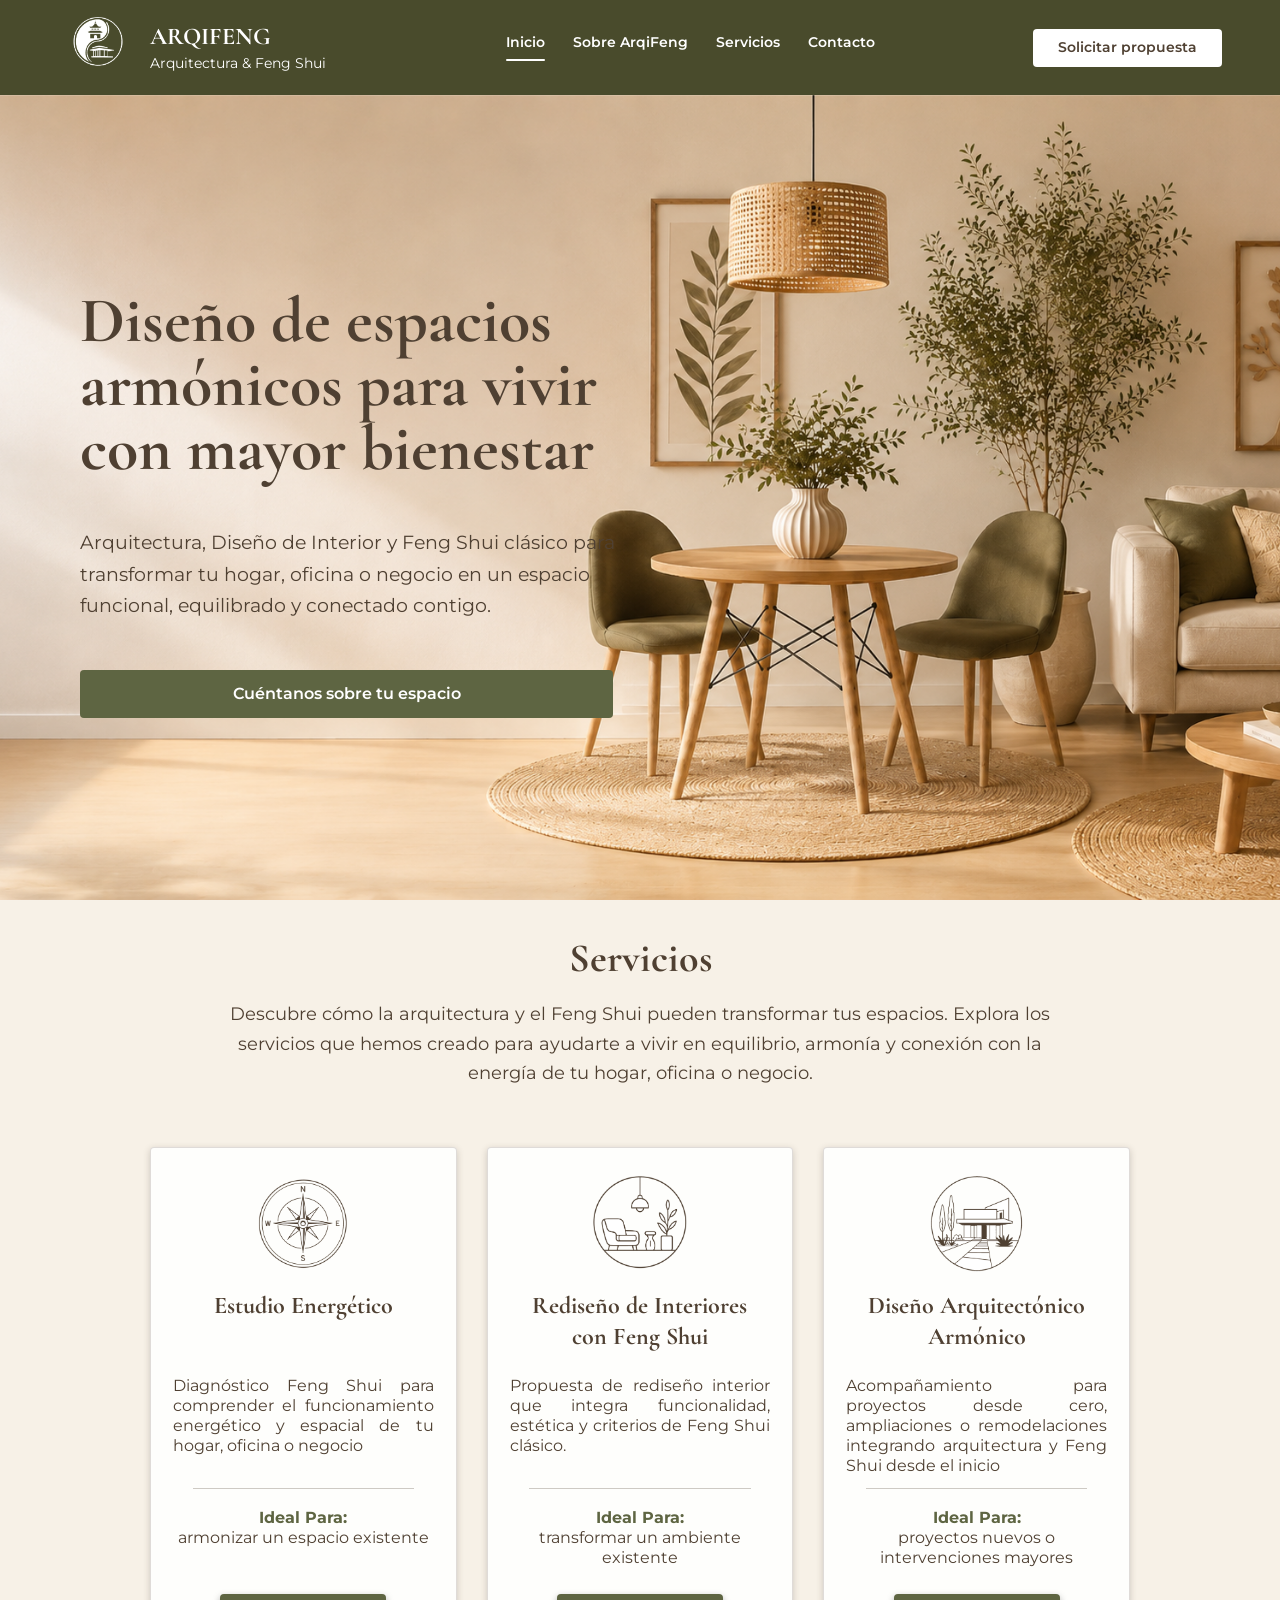
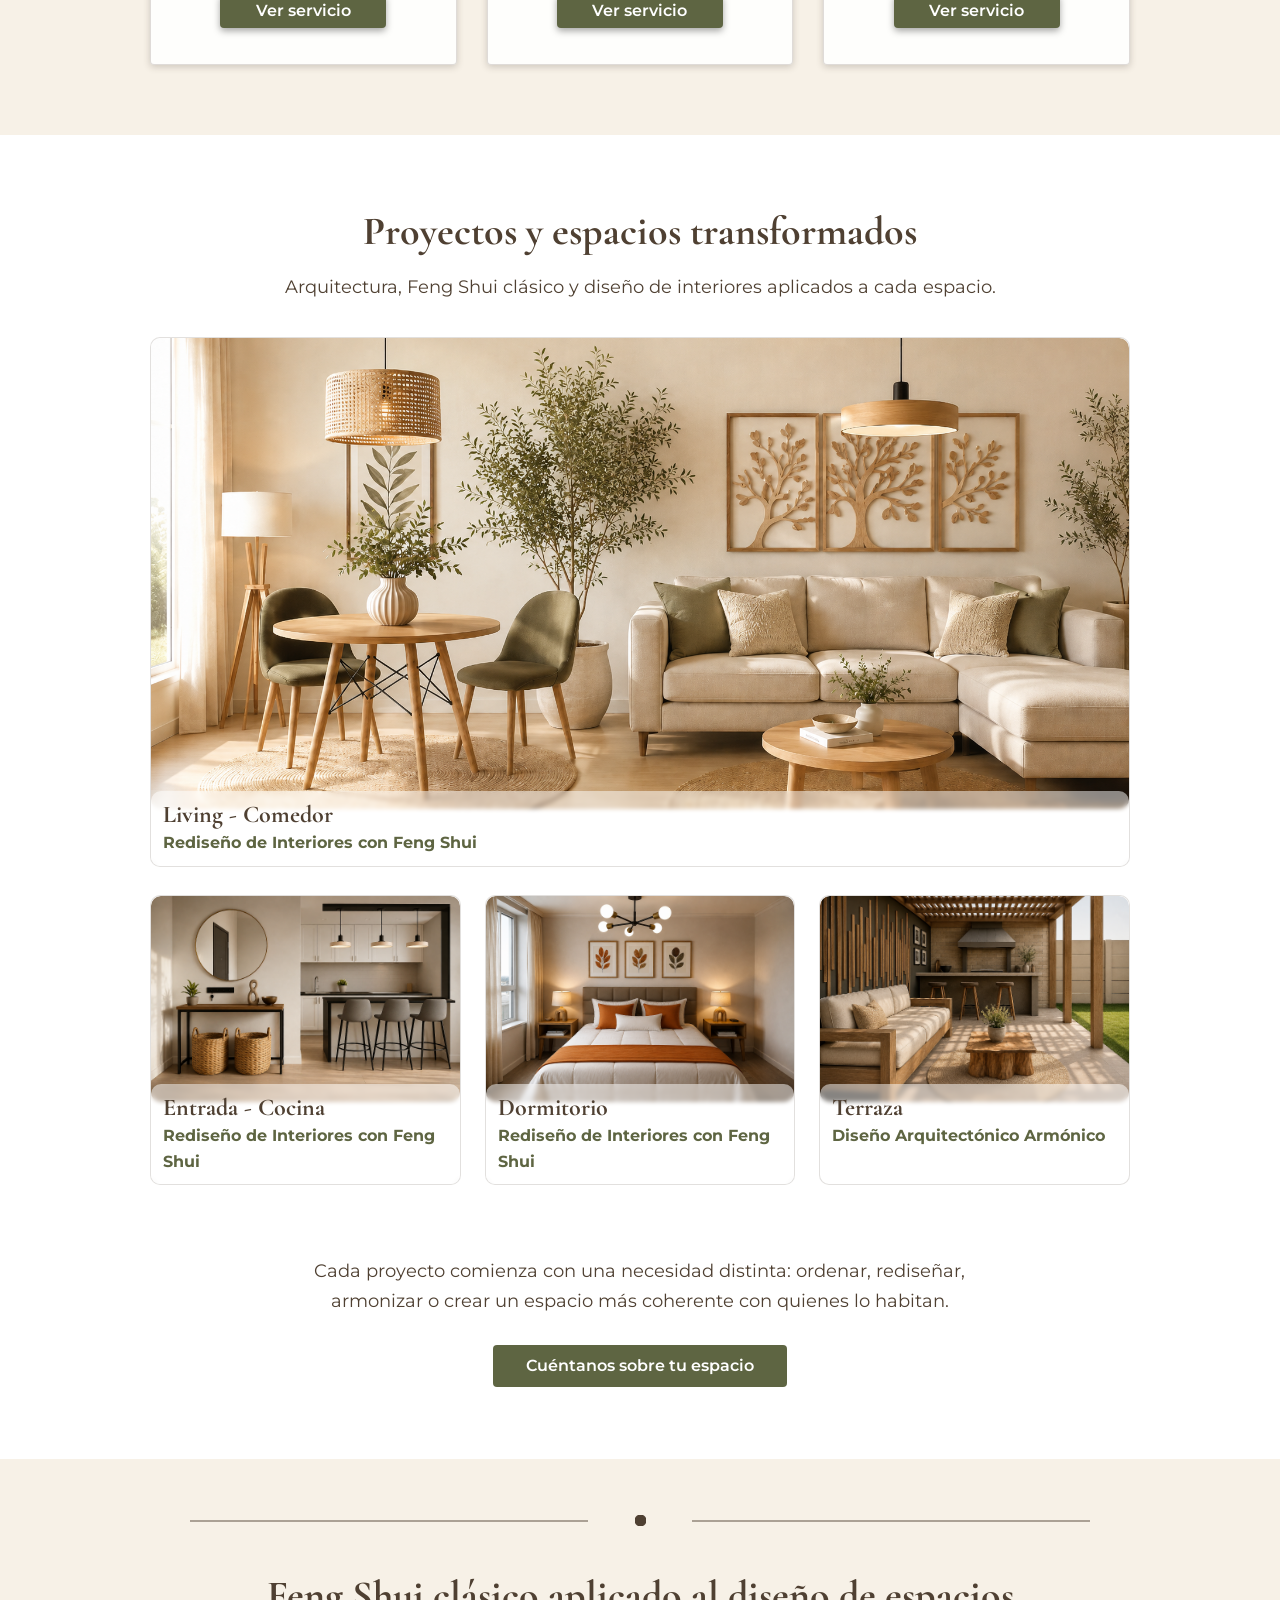
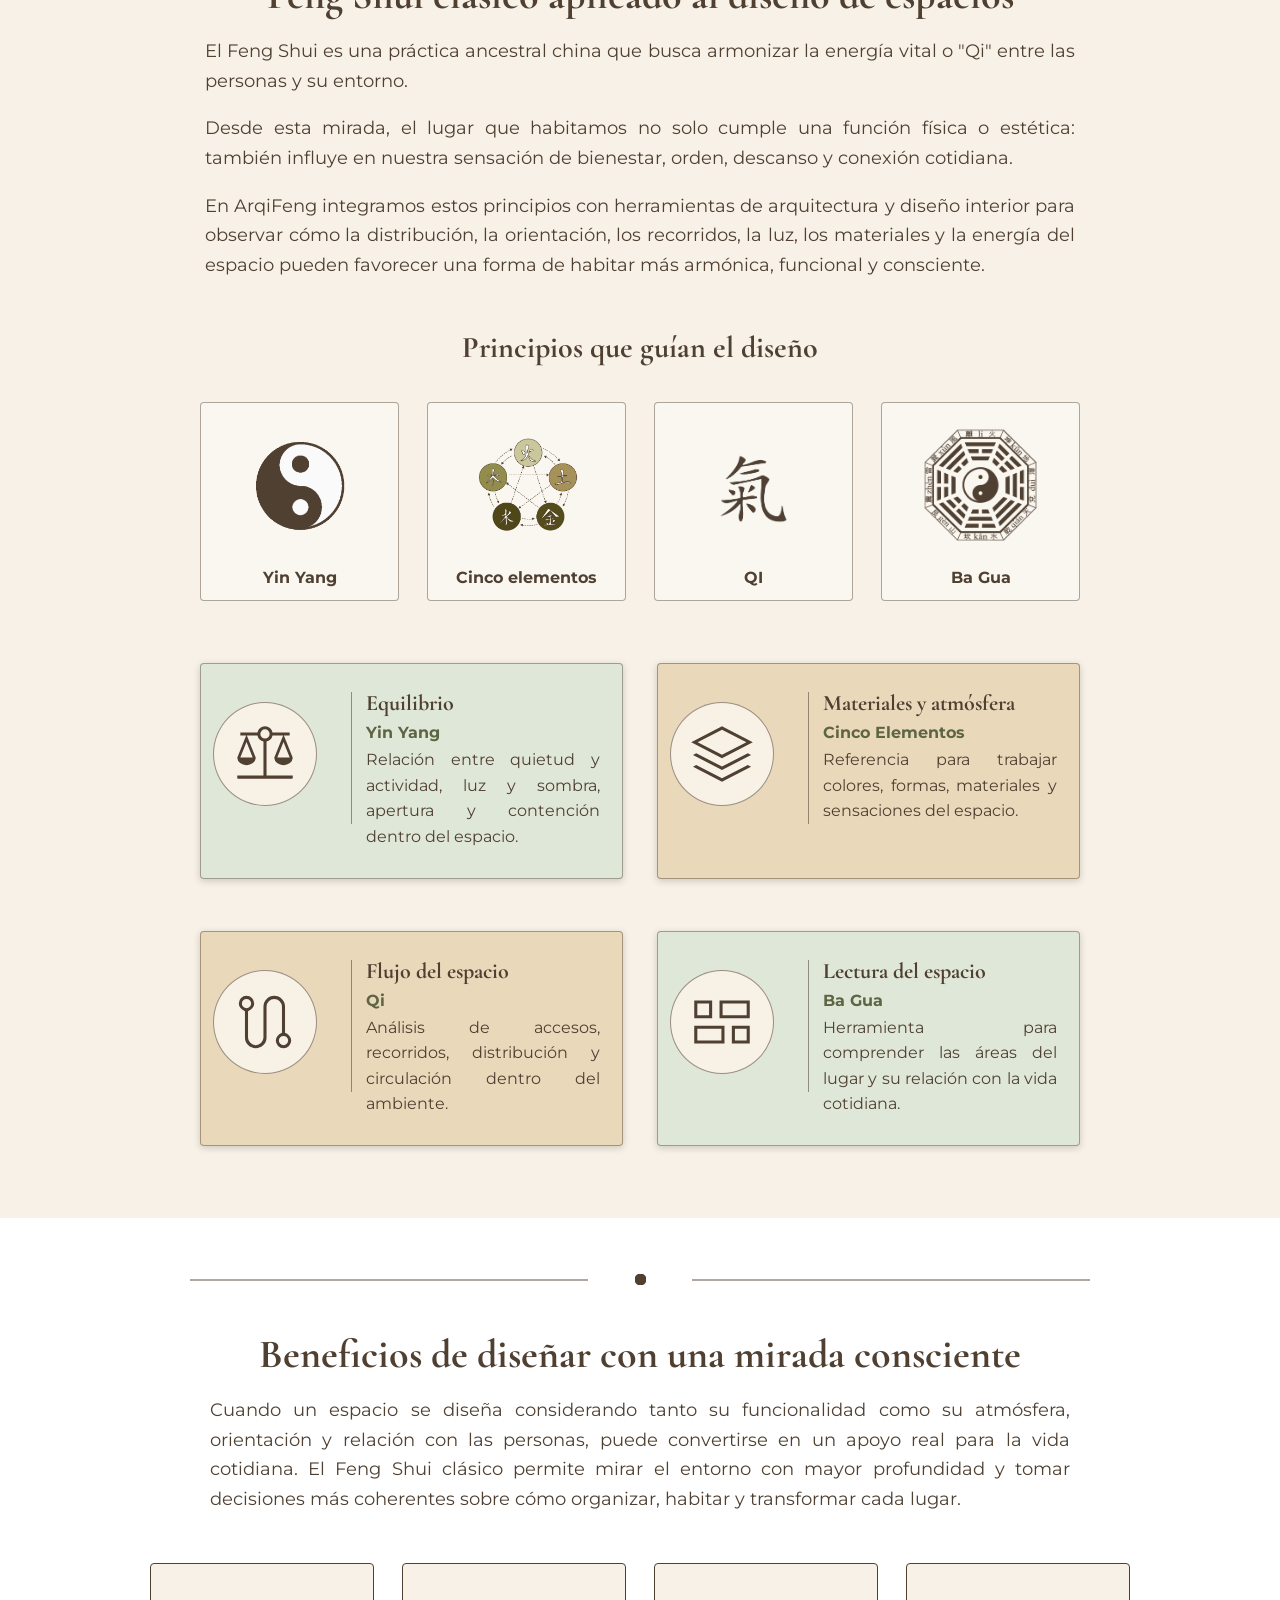
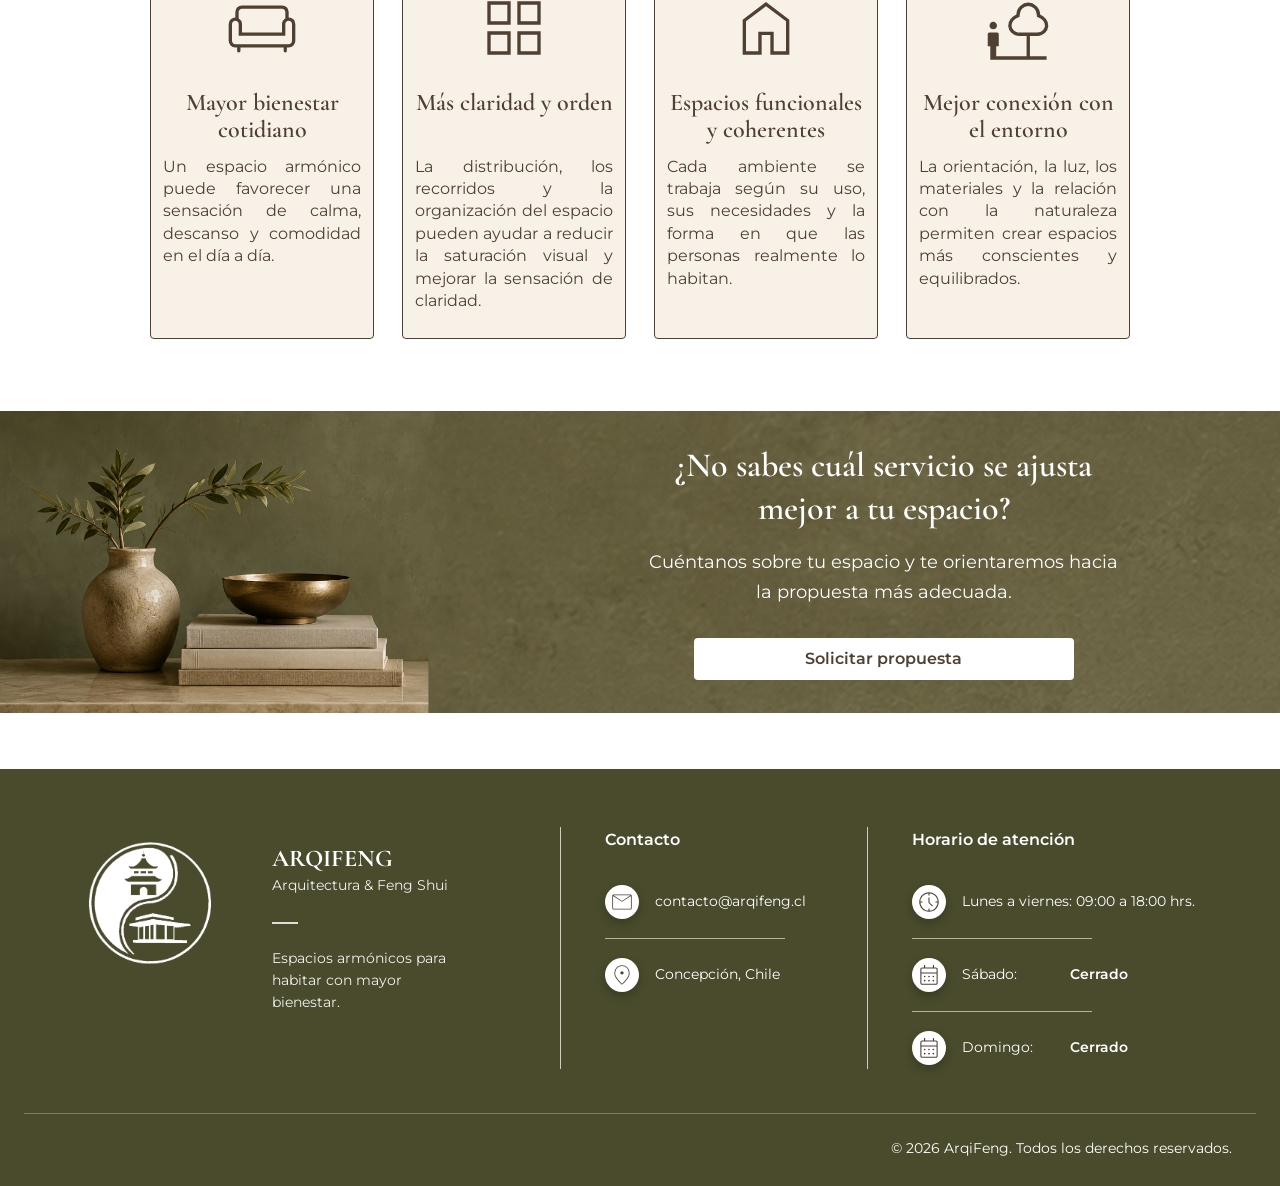
<file: index.html>
<!doctype html>
<html lang="es">
  <!--COMIENZO DEL HEAD-->
  <head>
    <!-- Google tag (gtag.js) -->
    <script async src="https://www.googletagmanager.com/gtag/js?id=G-CQ1PEZYNJ6"></script>
    <script>
      window.dataLayer = window.dataLayer || [];
      function gtag(){dataLayer.push(arguments);}
      gtag('js', new Date());

      gtag('config', 'G-CQ1PEZYNJ6');
    </script>
    <meta charset="utf-8" />
    <meta name="viewport" content="width=device-width, initial-scale=1" />

    <title>ArqiFeng | Arquitectura, Diseño Interior y Feng Shui Clásico</title>

    <meta
      name="description"
      content="Arquitectura, diseño interior, remodelaciones y Feng Shui clásico para transformar hogares, oficinas y proyectos en espacios armónicos, funcionales y conscientes. Atención presencial en Gran Concepción y online para Chile y el mundo."
    />

    <meta name="robots" content="index, follow" />
    <meta name="author" content="ArqiFeng" />
    <meta name="language" content="es-CL" />
    <meta name="theme-color" content="#4F5632" />

    <link rel="canonical" href="https://arqifeng.cl/" />

    <!-- Favicons / iconos del sitio -->
    <link
      rel="icon"
      type="image/png"
      sizes="16x16"
      href="/img/imagenes/favicon/favicon-16x16.png"
    />
    <link
      rel="icon"
      type="image/png"
      sizes="32x32"
      href="/img/imagenes/favicon/favicon-32x32.png"
    />
    <link
      rel="icon"
      type="image/png"
      sizes="48x48"
      href="/img/imagenes/favicon/favicon-48x48.png"
    />
    <link
      rel="icon"
      type="image/png"
      sizes="96x96"
      href="/img/imagenes/favicon/favicon-96x96.png"
    />
    <link
      rel="icon"
      type="image/png"
      sizes="192x192"
      href="/img/imagenes/favicon/favicon-192x192.png"
    />
    <link
      rel="apple-touch-icon"
      sizes="180x180"
      href="/img/imagenes/favicon/apple-touch-icon.png"
    />
    <link rel="manifest" href="/site.webmanifest" />

    <!-- Open Graph / Facebook / WhatsApp / LinkedIn -->
    <meta property="og:type" content="website" />
    <meta
      property="og:title"
      content="ArqiFeng | Arquitectura, Diseño Interior y Feng Shui Clásico"
    />
    <meta
      property="og:description"
      content="Diseñamos espacios armónicos integrando arquitectura, diseño interior, remodelaciones y Feng Shui clásico. Atención presencial en Gran Concepción y online para Chile y el mundo."
    />
    <meta property="og:url" content="https://arqifeng.cl/" />
    <meta property="og:site_name" content="ArqiFeng" />
    <meta property="og:locale" content="es_CL" />
    <meta
      property="og:image"
      content="https://arqifeng.cl/img/imagenes/hero_inicio.png"
    />
    <meta
      property="og:image:alt"
      content="Interior armónico diseñado con arquitectura, diseño interior y Feng Shui clásico por ArqiFeng"
    />

    <!-- Twitter / X -->
    <meta name="twitter:card" content="summary_large_image" />
    <meta
      name="twitter:title"
      content="ArqiFeng | Arquitectura, Diseño Interior y Feng Shui Clásico"
    />
    <meta
      name="twitter:description"
      content="Arquitectura, diseño interior, remodelaciones y Feng Shui clásico para transformar hogares, oficinas y proyectos en espacios armónicos, funcionales y conscientes."
    />
    <meta
      name="twitter:image"
      content="https://arqifeng.cl/img/imagenes/hero_inicio.png"
    />

    <!-- CSS principal -->
    <link rel="stylesheet" href="/css/styles.css" />

    <!-- Datos estructurados SEO -->
    <script type="application/ld+json">
      {
        "@context": "https://schema.org",
        "@type": "ProfessionalService",
        "name": "ArqiFeng",
        "url": "https://arqifeng.cl/",
        "logo": "https://arqifeng.cl/img/imagenes/favicon/favicon-512x512.png",
        "image": "https://arqifeng.cl/img/imagenes/hero_inicio.png",
        "description": "ArqiFeng integra arquitectura, diseño interior, remodelaciones y Feng Shui clásico para transformar hogares, oficinas y proyectos en espacios armónicos, funcionales y conscientes.",
        "email": "contacto@arqifeng.cl",
        "address": {
          "@type": "PostalAddress",
          "addressLocality": "Concepción",
          "addressRegion": "Biobío",
          "addressCountry": "CL"
        },
        "areaServed": [
          {
            "@type": "Place",
            "name": "Gran Concepción"
          },
          {
            "@type": "Country",
            "name": "Chile"
          },
          {
            "@type": "Place",
            "name": "Online"
          }
        ],
        "sameAs": ["https://www.instagram.com/arqi.feng/"],
        "serviceType": [
          "Arquitectura",
          "Diseño interior",
          "Diseño de interiores",
          "Remodelaciones",
          "Remodelación de interiores",
          "Remodelación de espacios",
          "Remodelación de viviendas",
          "Remodelación de oficinas",
          "Remodelación de casas",
          "Remodelación de casa",
          "Remodelación de departamento",
          "Remodelación de hogar",
          "Remodelación",
          "Feng Shui",
          "Feng Shui clásico",
          "Arquitectura con Feng Shui",
          "Diseño interior con Feng Shui",
          "Estudio Energético",
          "Rediseño de Interiores con Feng Shui",
          "Diseño Arquitectónico Armónico",
          "Armonización de espacios",
          "Armonizar espacios",
          "Espacios",
          "Vivienda",
          "Diseño de viviendas",
          "Diseño de casas",
          "Diseño de hogares",
          "Diseño de oficinas",
          "Diseño espacios de negocios",
          "Arquitecto",
          "Arquitecta",
          "Arquitectos",
          "Arquitectas",
          "Diseñador de interiores",
          "Diseñadora de interiores",
          "Diseñadores de interiores",
          "Diseñadoras de interiores",
          "Consultor de Feng Shui",
          "Consultora de Feng Shui",
          "Consultores de Feng Shui",
          "Consultoras de Feng Shui",
          "Reformar espacios",
          "Reformar viviendas",
          "Reformar casas",
          "Rediseño de espacios",
          "Rediseño",
          "rediseño de viviendas",
          "Rediseño de casas",
          "Rediseño de hogares",
          "Rediseño de oficinas",
          "Rediseño de espacios de negocios",
          "Rediseñar",
          "Remodelar",
          "Diseñar",
          "Diseñar desde cero"
        ],
        "openingHoursSpecification": [
          {
            "@type": "OpeningHoursSpecification",
            "dayOfWeek": [
              "Monday",
              "Tuesday",
              "Wednesday",
              "Thursday",
              "Friday"
            ],
            "opens": "09:00",
            "closes": "18:00"
          }
        ]
      }
    </script>
  </head>
  <!--TÉRMINO DEL HEAD-->
  <body>
    <!--HEADER-->
    <header class="site-header">
      <div class="header-inner">
        <a class="brand" href="/" aria-label="ArqiFeng inicio">
          <img
            class="brand-logo"
            src="/img/imagenes/Logo%20en%20blanco.png"
            alt="Logo de ArqiFeng"
          />
          <span>
            <span class="brand-name text-h4">ARQIFENG</span>
            <span class="brand-subtitle text-p1"
              >Arquitectura &amp; Feng Shui</span
            >
          </span>
        </a>
        <nav class="site-nav" aria-label="Navegación principal">
          <a class="active text-p1" href="/">Inicio</a>
          <a class="text-p1" href="/sobre-arqifeng/">Sobre ArqiFeng</a>
          <a class="text-p1" href="/servicios/">Servicios</a>
          <a class="text-p1" href="/contacto/">Contacto</a>
        </nav>
        <a class="header-cta text-p1" href="/contacto/"
          >Solicitar propuesta</a
        >
        <button
          class="menu-toggle"
          type="button"
          aria-label="Abrir menú"
          aria-expanded="false"
        >
          <span></span>
        </button>
      </div>
    </header>
    <!--HERO -->
    <main>
      <section class="hero home-hero">
        <img
          class="hero-bg"
          src="/img/imagenes/hero_inicio.png"
          alt="Living comedor armónico con diseño interior y Feng Shui clásico"
        />
        <div class="hero-content">
          <div class="hero-copy reveal">
            <h1 class="text-h1">
              <strong
                >Diseño de espacios armónicos para vivir con mayor
                bienestar</strong
              >
            </h1>
            <p class="text-p3">
              Arquitectura, Diseño de Interior y Feng Shui clásico para
              transformar tu hogar, oficina o negocio en un espacio funcional,
              equilibrado y conectado contigo.
            </p>
            <a class="button btn-primary text-p4" href="/contacto/"
              >Cuéntanos sobre tu espacio</a
            >
          </div>
        </div>
      </section>
      <!--SERVICIOS-->
      <section class="section alt service-overview">
        <div class="container">
          <h2 class="section-title text-h2 reveal">Servicios</h2>
          <p class="section-lead text-p3 reveal">
            Descubre cómo la arquitectura y el Feng Shui pueden transformar tus
            espacios. Explora los servicios que hemos creado para ayudarte a
            vivir en equilibrio, armonía y conexión con la energía de tu hogar,
            oficina o negocio.
          </p>
          <div class="services-grid">
            <article class="service-card reveal">
              <img
                src="/img/imagenes/Servicio_Estudio_Energetico.png"
                alt="Servicio de Estudio Energético del Espacio con Feng Shui clásico"
              />
              <h4 class="text-h4">Estudio Energético</h4>
              <p class="text-p4">
                Diagnóstico Feng Shui para comprender el funcionamiento
                energético y espacial de tu hogar, oficina o negocio
              </p>
              <div class="divider" aria-hidden="true"></div>
              <p class="ideal text-p4">
                <strong>Ideal Para:</strong><br />armonizar un espacio existente
              </p>
              <a
                class="button btn-primary text-p4"
                href="/servicios/#servicio-01"
                >Ver servicio</a
              >
            </article>
            <article class="service-card reveal">
              <img
                src="/img/imagenes/Servicio_rediseno.png"
                alt="Servicio de Rediseño de Interiores con Feng Shui"
              />
              <h4 class="text-h4">Rediseño de Interiores<br />con Feng Shui</h4>
              <p class="text-p4">
                Propuesta de rediseño interior que integra funcionalidad,
                estética y criterios de Feng Shui clásico.
              </p>
              <div class="divider" aria-hidden="true"></div>
              <p class="ideal text-p4">
                <strong>Ideal Para:</strong><br />transformar un ambiente
                existente
              </p>
              <a
                class="button btn-primary text-p4"
                href="/servicios/#servicio-02"
                >Ver servicio</a
              >
            </article>
            <article class="service-card reveal">
              <img
                src="/img/imagenes/Servicio_Diseno.png"
                alt="Servicio de Diseño Arquitectónico Armónico con Feng Shui para remodelaciones o proyectos nuevos"
              />
              <h4 class="text-h4">Diseño Arquitectónico<br />Armónico</h4>
              <p class="text-p4">
                Acompañamiento para proyectos desde cero, ampliaciones o
                remodelaciones integrando arquitectura y Feng Shui desde el
                inicio
              </p>
              <div class="divider" aria-hidden="true"></div>
              <p class="ideal text-p4">
                <strong>Ideal Para:</strong><br />proyectos nuevos o
                intervenciones mayores
              </p>
              <a
                class="button btn-primary text-p4"
                href="/servicios/#servicio-03"
                >Ver servicio</a
              >
            </article>
          </div>
        </div>
      </section>
      <!--PORTAFOLIO-->
      <section class="section">
        <div class="container">
          <h2 class="section-title text-h2 reveal">
            Proyectos y espacios transformados
          </h2>
          <p class="section-lead text-p3 reveal">
            Arquitectura, Feng Shui clásico y diseño de interiores aplicados a
            cada espacio.
          </p>
          <div class="project-feature project-card reveal">
            <img
              class="image-portafolio"
              src="/img/imagenes/Living-Comedor.png"
              alt="Living comedor rediseñado con criterios de arquitectura, diseño interior y Feng Shui clásico"
            />
            <div class="project-meta">
              <p class="project-title text-h4">Living - Comedor</p>
              <p class="project-type text-p4">
                <strong> Rediseño de Interiores con Feng Shui</strong>
              </p>
            </div>
          </div>
          <div class="project-grid reveal" style="margin-top: 28px">
            <article class="project-card">
              <img
                class="image-portafolio"
                src="/img/imagenes/Entrada_y_cocina.png"
                alt="Entrada y cocina rediseñadas con criterios de arquitectura, diseño interior y Feng Shui clásico"
              />
              <div class="project-meta">
                <p class="project-title text-h4">Entrada - Cocina</p>
                <p class="project-type text-p4">
                  <strong> Rediseño de Interiores con Feng Shui</strong>
                </p>
              </div>
            </article>
            <article class="project-card">
              <img
                class="image-portafolio"
                src="/img/imagenes/habitacion_portafolio.png"
                alt="Dormitorio rediseñado con criterios de arquitectura, diseño interior y Feng Shui clásico para crear un ambiente armonico y funcional"
              />
              <div class="project-meta">
                <p class="project-title text-h4">Dormitorio</p>
                <p class="project-type text-p4">
                  <strong> Rediseño de Interiores con Feng Shui</strong>
                </p>
              </div>
            </article>
            <article class="project-card">
              <img
                class="image-portafolio"
                src="/img/imagenes/terraza.png"
                alt="Terraza rediseñada con criterios de arquitectura, diseño interior y Feng Shui clásico"
              />
              <div class="project-meta">
                <p class="project-title text-h4">Terraza</p>
                <p class="project-type text-p4">
                  <strong> Diseño Arquitectónico Armónico</strong>
                </p>
              </div>
            </article>
            <p class="project-note text-p3 reveal">
              Cada proyecto comienza con una necesidad distinta: ordenar,
              rediseñar, armonizar o crear un espacio más coherente con quienes
              lo habitan.
            </p>
          </div>
          <p class="text-center text-p4 reveal" style="margin-top: 28px">
            <a class="button btn-primary text-p4" href="/contacto/"
              >Cuéntanos sobre tu espacio</a
            >
          </p>
        </div>
      </section>
      <!--FENG SHUI-->
      <section class="section alt feng-shui-section">
        <div class="container">
          <div class="section-separator reveal" aria-hidden="true"></div>
          <h2 class="section-title text-h2 reveal">
            Feng Shui clásico aplicado al diseño de espacios
          </h2>
          <p class="section-lead text-p3 reveal">
            El Feng Shui es una práctica ancestral china que busca armonizar la
            energía vital o "Qi" entre las personas y su entorno.
          </p>
          <p class="section-lead text-p3 reveal">
            Desde esta mirada, el lugar que habitamos no solo cumple una función
            física o estética: también influye en nuestra sensación de
            bienestar, orden, descanso y conexión cotidiana.
          </p>
          <p class="section-lead text-p3 reveal">
            En ArqiFeng integramos estos principios con herramientas de
            arquitectura y diseño interior para observar cómo la distribución,
            la orientación, los recorridos, la luz, los materiales y la energía
            del espacio pueden favorecer una forma de habitar más armónica,
            funcional y consciente.
          </p>
          <h3
            class="detail-heading text-h3 text-center reveal"
            style="margin-top: 48px"
          >
            Principios que guían el diseño
          </h3>
          <div class="principle-icons reveal">
            <article class="principle-icon-card">
              <div class="principle-icon-media">
                <img
                  src="/img/imagenes/yin%20yang%20CORRECTO.png"
                  alt="Símbolo Yin Yang principio de Feng Shui clásico"
                />
              </div>
              <p class="principle-icon-label text-p4">
                <strong>Yin Yang</strong>
              </p>
            </article>
            <article class="principle-icon-card">
              <div class="principle-icon-media">
                <img
                  src="/img/imagenes/5%20elementos.png"
                  alt="Diagrama de los cinco elementos de Feng Shui clásico"
                />
              </div>
              <p class="principle-icon-label text-p4">
                <strong>Cinco elementos</strong>
              </p>
            </article>
            <article class="principle-icon-card">
              <div class="principle-icon-media">
                <img src="/img/imagenes/qi.png" alt="Carácter Qi" />
              </div>
              <p class="principle-icon-label text-p4"><strong>QI</strong></p>
            </article>
            <article class="principle-icon-card">
              <div class="principle-icon-media">
                <img
                  src="/img/imagenes/bagua%20pagina%20web.png"
                  alt="Símbolo Ba Gua de Feng Shui clasico"
                />
              </div>
              <p class="principle-icon-label text-p4">
                <strong>Ba Gua</strong>
              </p>
            </article>
          </div>
          <div class="principles">
            <article class="principle reveal">
              <img
                src="/img/iconos/balance_24dp_4F4032_FILL0_wght200_GRAD0_opsz24.svg"
                alt="icono de balanza para representar el principio de equilibrio del Feng Shui clasico y su relación con el Yin y Yang"
              />
              <div class="principle-divider" aria-hidden="true"></div>
              <h3 class="text-h4"><strong>Equilibrio</strong></h3>
              <p class="principle-subtitle text-p4">
                <strong>Yin Yang</strong>
              </p>
              <p class="principle-copy text-p4">
                Relación entre quietud y actividad, luz y sombra, apertura y
                contención dentro del espacio.
              </p>
            </article>
            <article class="principle reveal">
              <img
                src="/img/iconos/stacks_24dp_4F4032_FILL0_wght200_GRAD0_opsz24.svg"
                alt="icono de capas para representar los cinco elementos del feng shui clásico y como se relacionan con los materiales y la atmosfera"
              />
              <div class="principle-divider" aria-hidden="true"></div>
              <h3 class="text-h4"><strong>Materiales y atmósfera</strong></h3>
              <p class="principle-subtitle text-p4">
                <strong>Cinco Elementos</strong>
              </p>
              <p class="principle-copy text-p4">
                Referencia para trabajar colores, formas, materiales y
                sensaciones del espacio.
              </p>
            </article>
            <article class="principle reveal">
              <img
                src="/img/iconos/route_24dp_4F4032_FILL0_wght200_GRAD0_opsz24.svg"
                alt="icono de ruta para representar el qi y como representa el flujo del espacio en el Feng Shui clásico"
              />
              <div class="principle-divider" aria-hidden="true"></div>
              <h3 class="text-h4"><strong>Flujo del espacio</strong></h3>
              <p class="principle-subtitle text-p4"><strong>Qi</strong></p>
              <p class="principle-copy text-p4">
                Análisis de accesos, recorridos, distribución y circulación
                dentro del ambiente.
              </p>
            </article>
            <article class="principle reveal">
              <img
                src="/img/iconos/dashboard_2_24dp_4F4032_FILL0_wght200_GRAD0_opsz24.svg"
                alt="icono de panel de control para representar la lectura del espacio en el Feng Shui clásico"
              />
              <div class="principle-divider" aria-hidden="true"></div>
              <h3 class="text-h4"><strong>Lectura del espacio</strong></h3>
              <p class="principle-subtitle text-p4"><strong>Ba Gua</strong></p>
              <p class="principle-copy text-p4">
                Herramienta para comprender las áreas del lugar y su relación
                con la vida cotidiana.
              </p>
            </article>
          </div>
        </div>
      </section>
      <!--BENEFICIOS DEL FENG SHUI-->
      <section class="section benefits-section">
        <div class="container">
          <div class="section-separator reveal" aria-hidden="true"></div>
          <h2 class="section-title text-h2 reveal">
            Beneficios de diseñar con una mirada consciente
          </h2>
          <p class="section-lead text-p3 reveal">
            Cuando un espacio se diseña considerando tanto su funcionalidad como
            su atmósfera, orientación y relación con las personas, puede
            convertirse en un apoyo real para la vida cotidiana. El Feng Shui
            clásico permite mirar el entorno con mayor profundidad y tomar
            decisiones más coherentes sobre cómo organizar, habitar y
            transformar cada lugar.
          </p>
          <div class="benefit-grid">
            <article class="benefit reveal">
              <img
                src="/img/iconos/chair_24dp_4F4032_FILL0_wght200_GRAD0_opsz24.svg"
                alt="icono de silla para representar el beneficio de mayor bienestar cotidiano"
              />
              <h3 class="text-h4">Mayor bienestar cotidiano</h3>
              <p class="text-p4">
                Un espacio armónico puede favorecer una sensación de calma,
                descanso y comodidad en el día a día.
              </p>
            </article>
            <article class="benefit reveal">
              <img
                src="/img/iconos/grid_view_24dp_4F4032_FILL0_wght200_GRAD0_opsz24.svg"
                alt="icono de cuadrícula para representar el beneficio de más claridad y orden"
              />
              <h3 class="text-h4">Más claridad y orden</h3>
              <p class="text-p4">
                La distribución, los recorridos y la organización del espacio
                pueden ayudar a reducir la saturación visual y mejorar la
                sensación de claridad.
              </p>
            </article>
            <article class="benefit reveal">
              <img
                src="/img/iconos/home_24dp_4F4032_FILL0_wght200_GRAD0_opsz24.svg"
                alt="icono de casa para representar el beneficio de espacios funcionales y coherentes"
              />
              <h3 class="text-h4">Espacios funcionales<br />y coherentes</h3>
              <p class="text-p4">
                Cada ambiente se trabaja según su uso, sus necesidades y la
                forma en que las personas realmente lo habitan.
              </p>
            </article>
            <article class="benefit reveal">
              <img
                src="/img/iconos/nature_people_24dp_4F4032_FILL0_wght200_GRAD0_opsz24.svg"
                alt="icono de naturaleza y personas para representar el beneficio de mejor conexión con el entorno"
              />
              <h3 class="text-h4">Mejor conexión con el entorno</h3>
              <p class="text-p4">
                La orientación, la luz, los materiales y la relación con la
                naturaleza permiten crear espacios más conscientes y
                equilibrados.
              </p>
            </article>
          </div>
        </div>
      </section>

      <!--LlAMADO A LA ACCIÓN-->
      <section class="cta-band">
        <img
          src="/img/imagenes/INVITACION%20A%20COTIZAR.png"
          alt="Espacio armónico con decoración natural para solicitar una propuesta de arquitectura, diseño interior y Feng Shui"
        />
        <div class="container">
          <div class="cta-copy reveal">
            <h2 class="text-h3">
              ¿No sabes cuál servicio se ajusta mejor a tu espacio?
            </h2>
            <p class="text-p3">
              Cuéntanos sobre tu espacio y te orientaremos hacia la propuesta
              más adecuada.
            </p>
            <a class="button light text-p4" href="/contacto/"
              >Solicitar propuesta</a
            >
          </div>
        </div>
      </section>
    </main>
    <!-- FOOTER-->
    <footer class="site-footer">
      <div class="container footer-grid">
        <div class="footer-brand">
          <img
            src="/img/imagenes/Logo%20en%20blanco.png"
            alt="Logo de ArqiFeng"
          />
          <div class="footer-brand-copy">
            <p class="footer-title text-h4">ARQIFENG</p>
            <p class="text-p1">Arquitectura &amp; Feng Shui</p>
            <span class="footer-accent"></span>
            <p class="footer-description text-p1">
              Espacios armónicos para habitar con mayor bienestar.
            </p>
          </div>
        </div>
        <div class="footer-column">
          <p class="footer-heading text-p4">Contacto</p>
          <a
            class="footer-item text-p1"
            href="mailto:contacto@arqifeng.cl?subject=Información%20de%20Servicios%20ArqiFeng"
            ><span class="footer-icon"
              ><img
                src="/img/iconos/mail_48dp_4F4032_FILL0_wght200_GRAD0_opsz48.svg"
                alt="Icono de correo electrónico" /></span
            ><span class="text-p1">contacto@arqifeng.cl</span></a
          >
          <span class="footer-rule"></span>
          <p class="footer-item text-p1">
            <span class="footer-icon"
              ><img
                src="/img/iconos/location_on_48dp_4F4032_FILL0_wght200_GRAD0_opsz48.svg"
                alt="Icono de ubicación" /></span
            ><span class="text-p1">Concepción, Chile</span>
          </p>
        </div>
        <div class="footer-column footer-hours">
          <p class="footer-heading text-p4">Horario de atención</p>
          <p class="footer-item text-p1">
            <span class="footer-icon footer-icon-text">
              <img
                src="/img/iconos/nest_clock_farsight_analog_24dp_4F4032_FILL0_wght200_GRAD0_opsz24.svg"
                alt="Icono de reloj"
            /></span>
            <span class="text-p1">Lunes a viernes: 09:00 a 18:00 hrs.</span>
          </p>
          <span class="footer-rule"></span>
          <p class="footer-item footer-schedule text-p1">
            <span class="footer-icon footer-icon-text"
              ><img
                src="/img/iconos/calendar_month_24dp_4F4032_FILL0_wght200_GRAD0_opsz24.svg"
                alt="Icono de calendario"
            /></span>
            <span class="text-p1">Sábado:</span>
            <strong class="text-p1">Cerrado</strong>
          </p>
          <span class="footer-rule"></span>
          <p class="footer-item footer-schedule text-p1">
            <span class="footer-icon footer-icon-text"
              ><img
                src="/img/iconos/calendar_month_24dp_4F4032_FILL0_wght200_GRAD0_opsz24.svg"
                alt="Icono de calendario"
            /></span>
            <span class="text-p1">Domingo:</span>
            <strong class="text-p1">Cerrado</strong>
          </p>
        </div>
      </div>
      <p class="copyright text-p1">
        © 2026 ArqiFeng. Todos los derechos reservados.
      </p>
    </footer>

    <script src="/js/main.js"></script>
  </body>
</html>
</file>
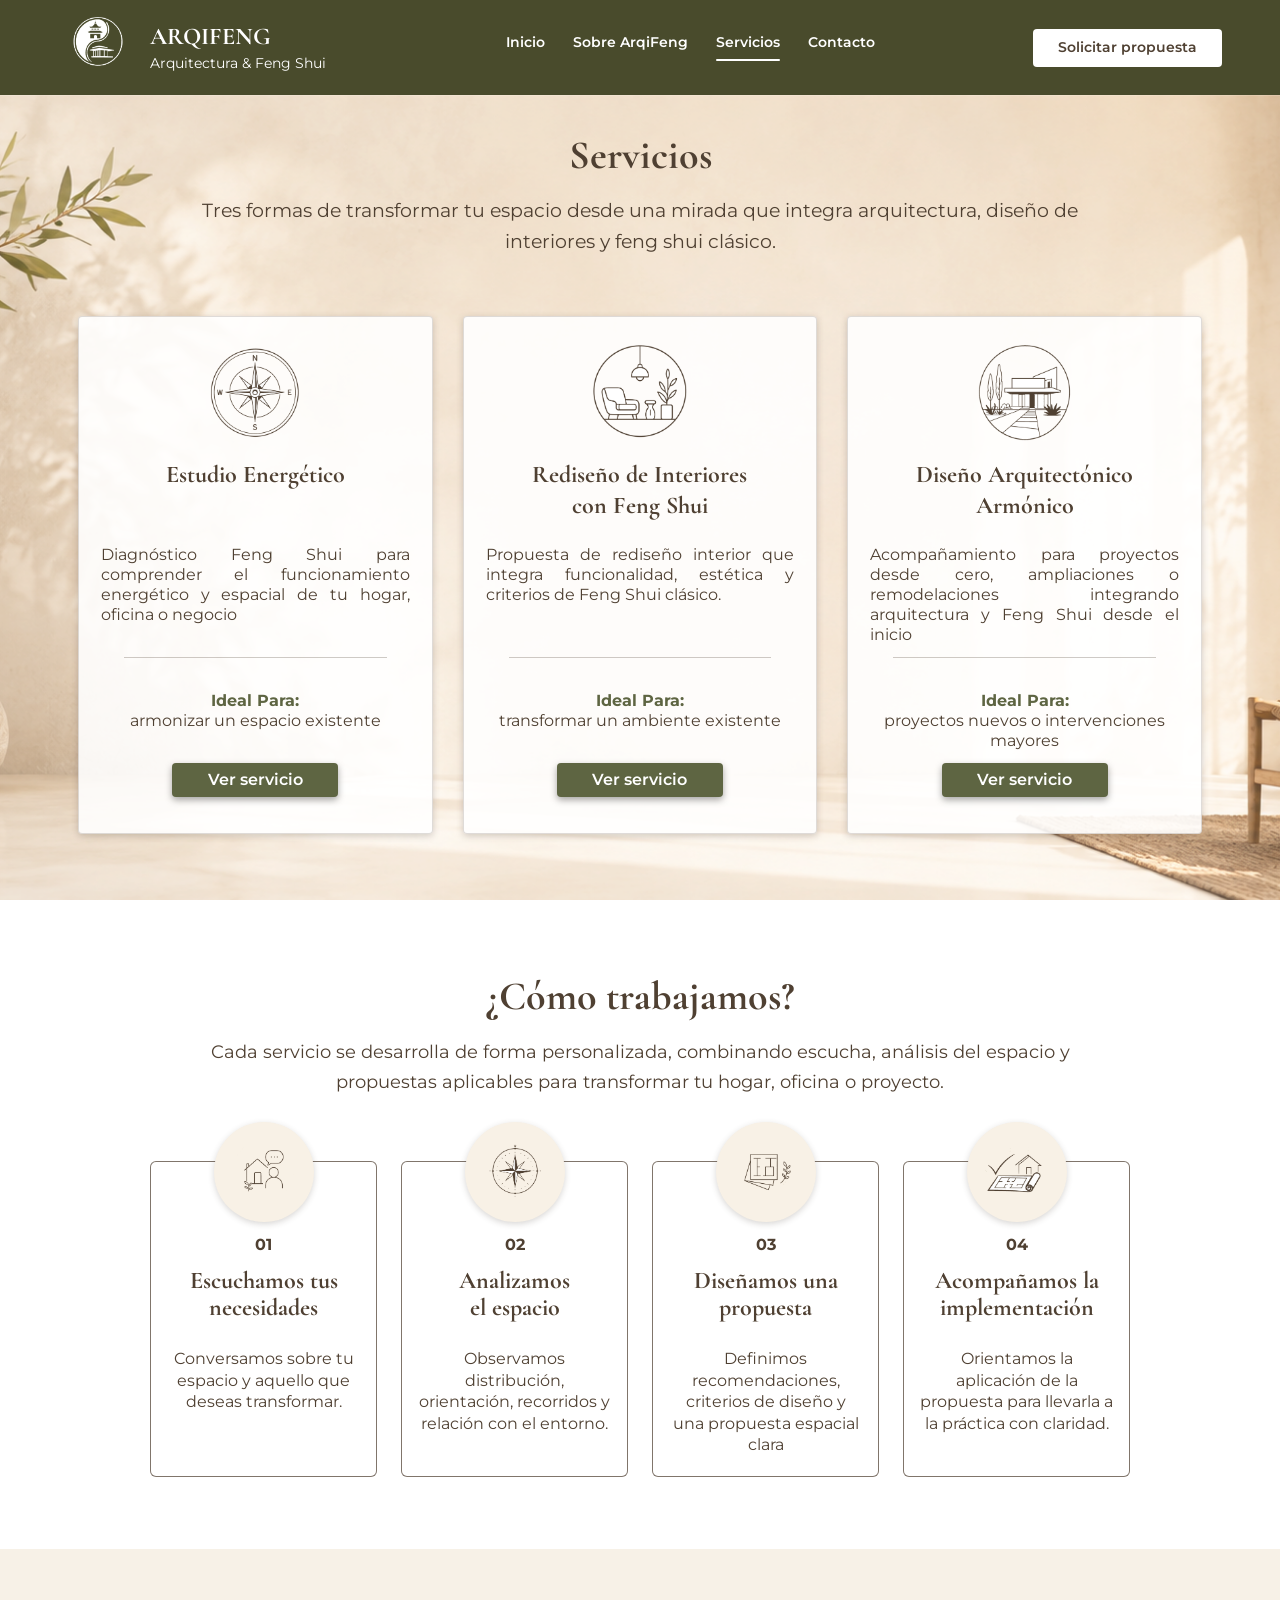
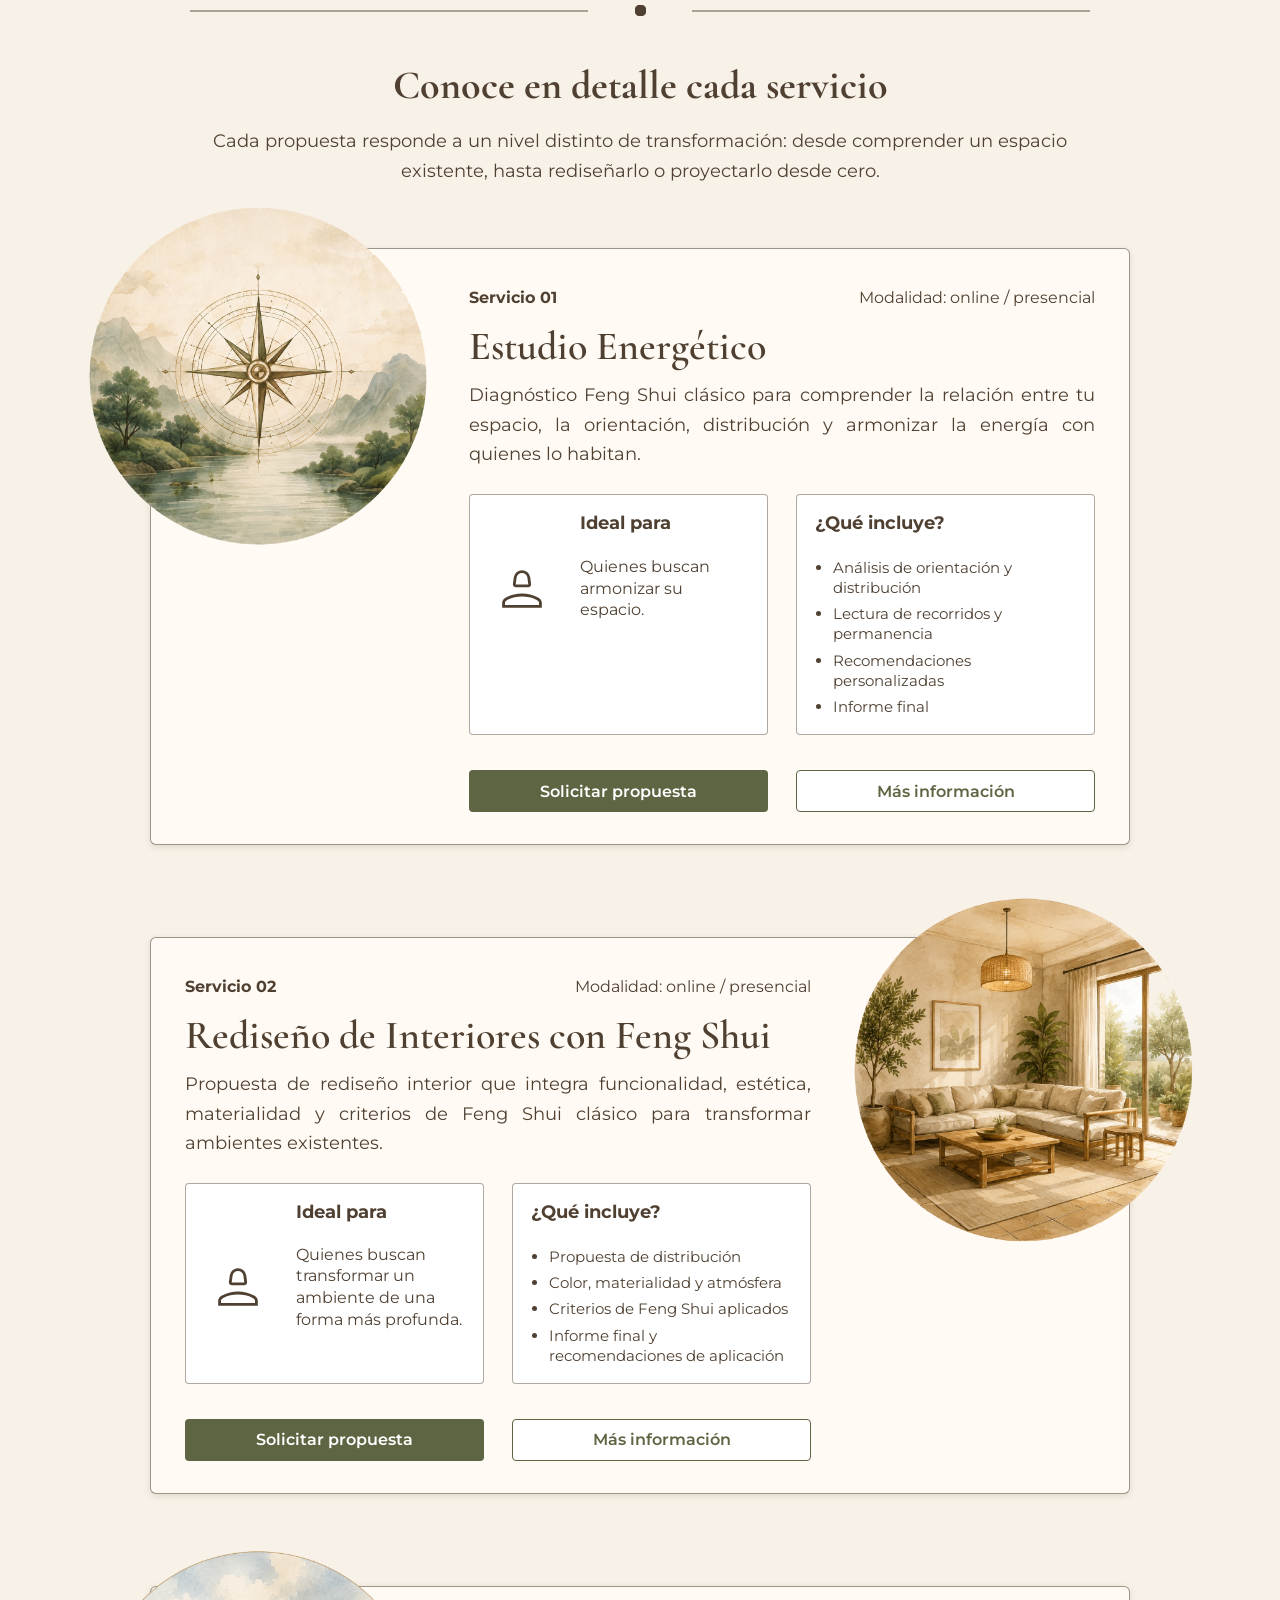
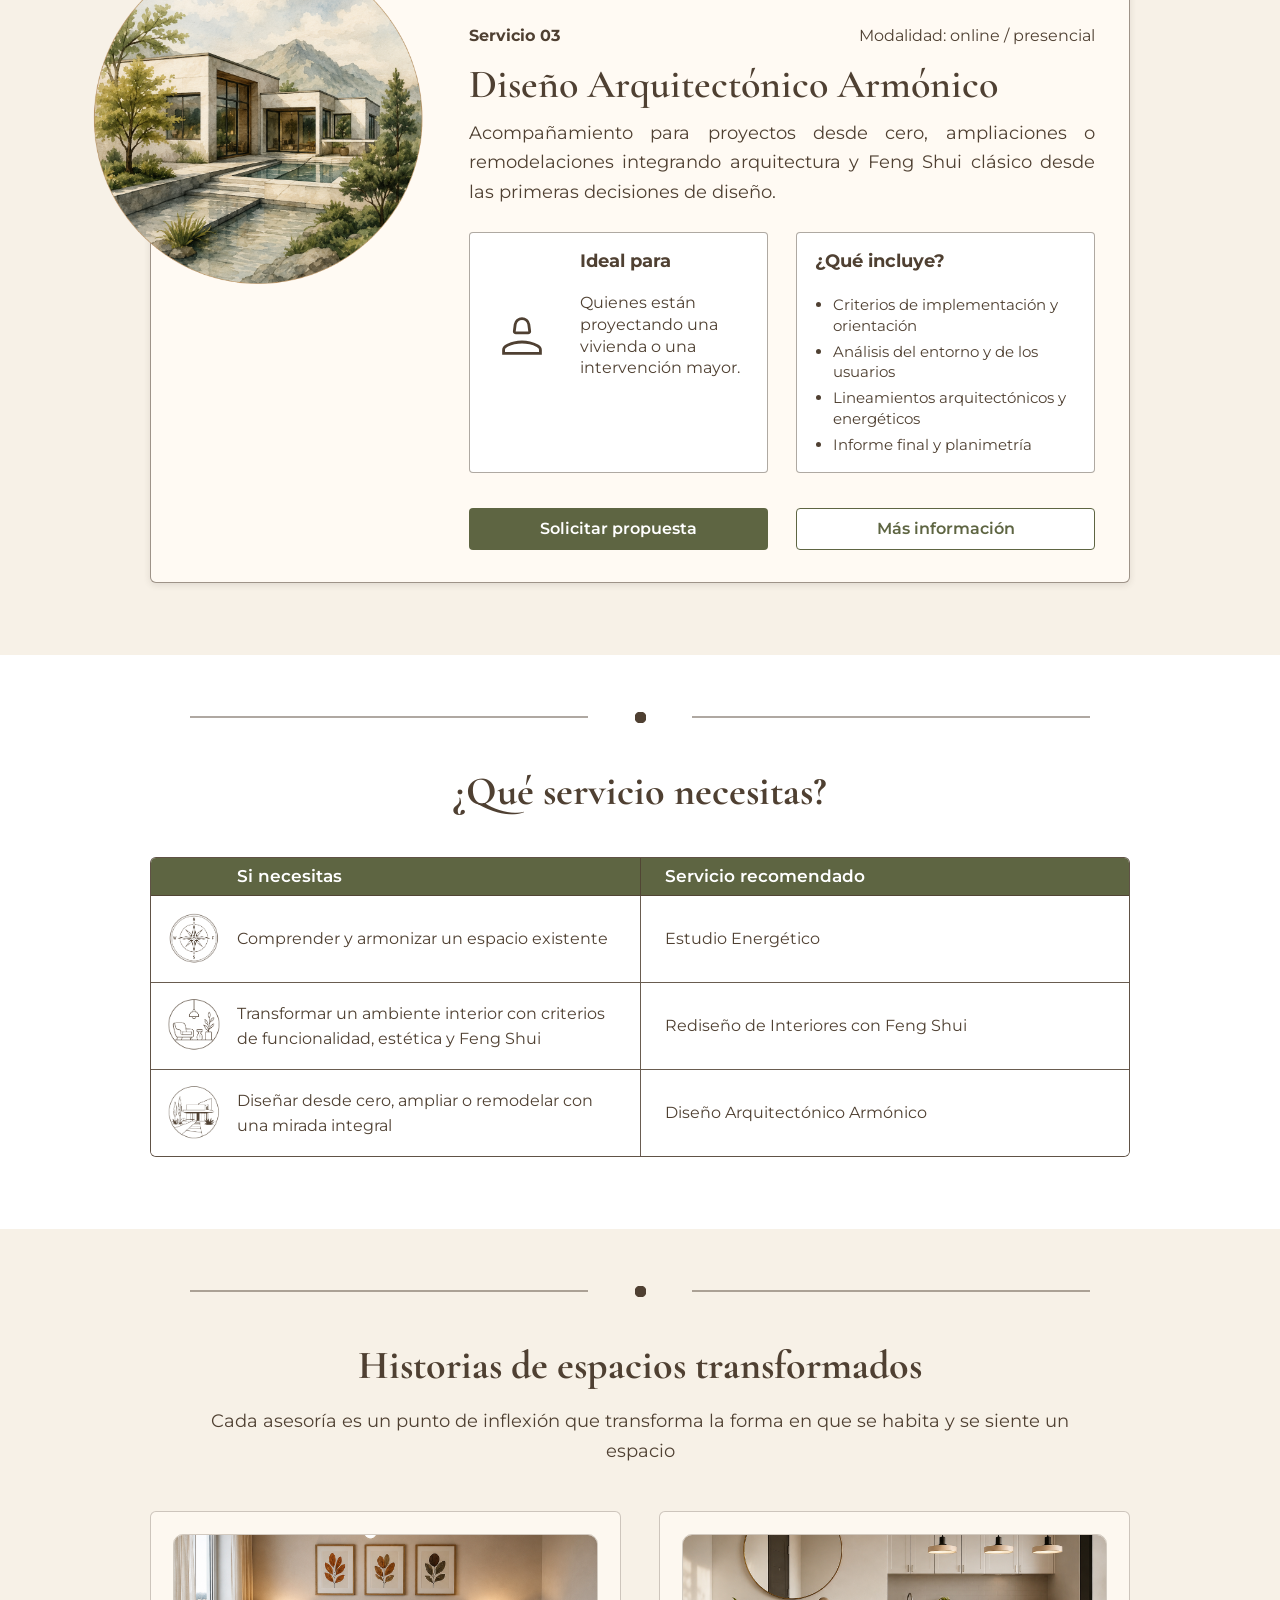
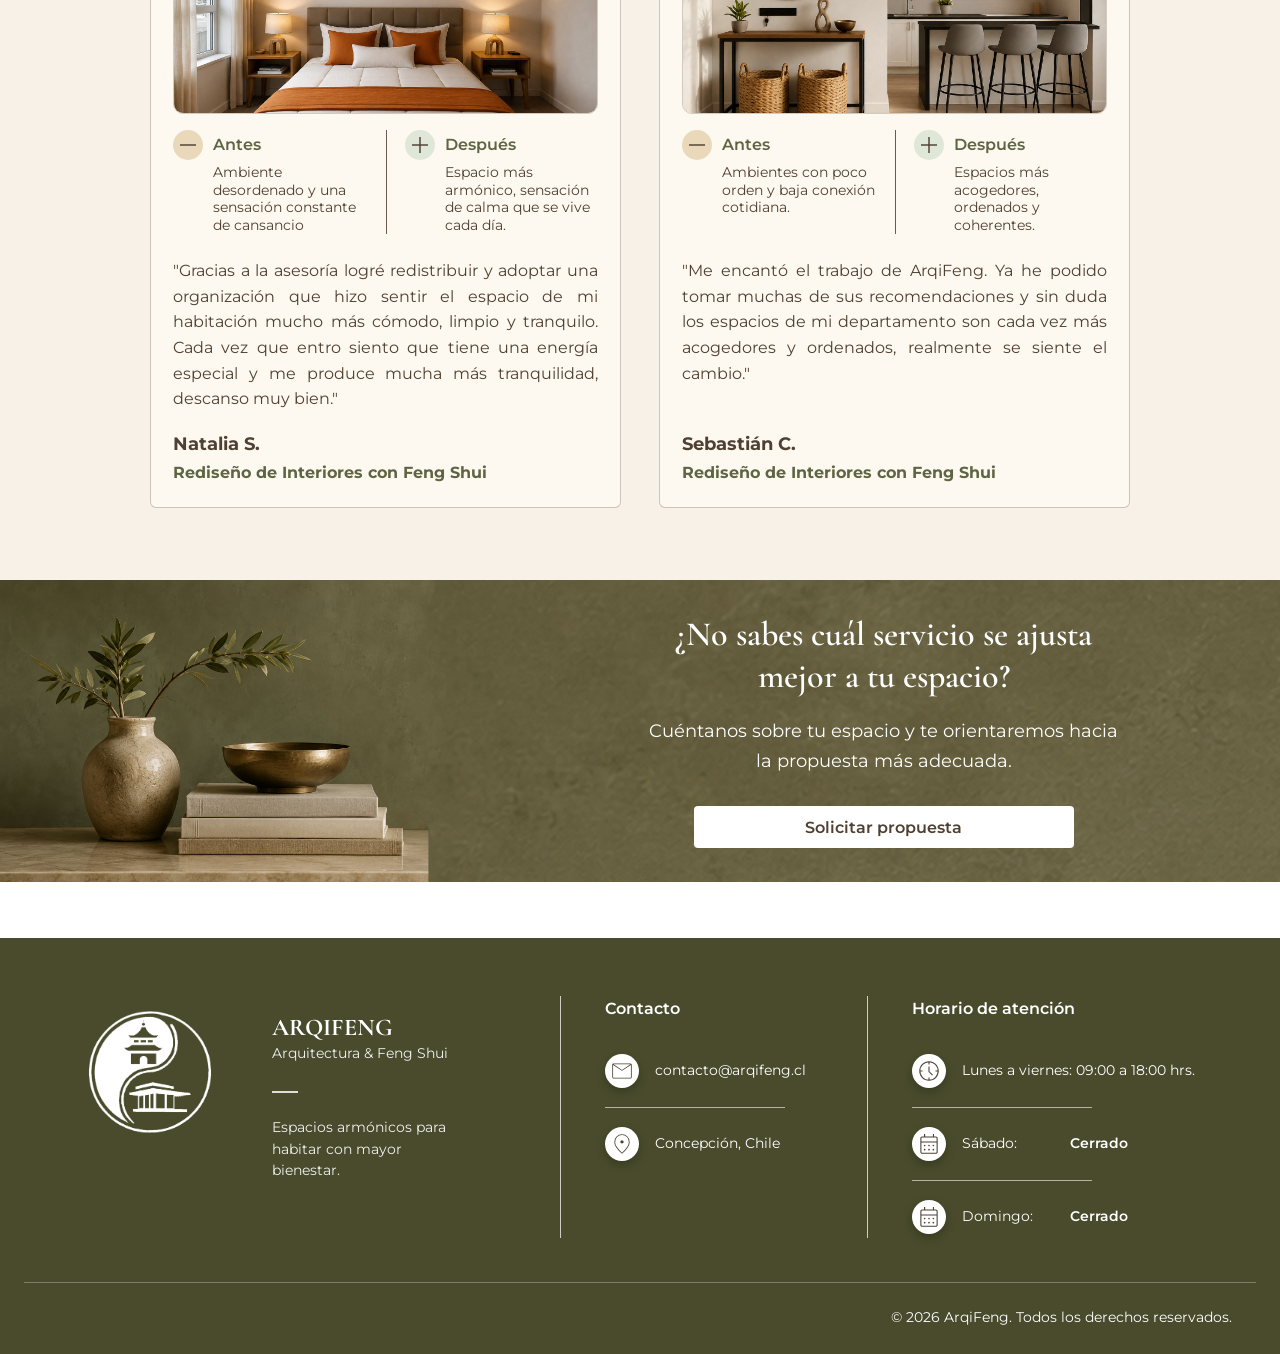
<file: servicios/index.html>
<!doctype html>
<html lang="es">
  <!--COMIENZO DEL HEAD-->
  <head>
    <!-- Google tag (gtag.js) -->
    <script async src="https://www.googletagmanager.com/gtag/js?id=G-CQ1PEZYNJ6"></script>
    <script>
      window.dataLayer = window.dataLayer || [];
      function gtag(){dataLayer.push(arguments);}
      gtag('js', new Date());

      gtag('config', 'G-CQ1PEZYNJ6');
    </script>
    <meta charset="utf-8" />
    <meta name="viewport" content="width=device-width, initial-scale=1" />

    <title>
      Servicios | Feng Shui, Diseño Interior, Remodelaciones y Arquitectura
    </title>

    <meta
      name="description"
      content="Servicios de arquitectura, diseño interior, remodelaciones y Feng Shui clásico: Estudio Energético del Espacio, Rediseño de Interiores con Feng Shui y Diseño Arquitectónico Armónico. Atención en Gran Concepción y online."
    />

    <meta name="robots" content="index, follow" />
    <meta name="author" content="ArqiFeng" />
    <meta name="language" content="es-CL" />
    <meta name="theme-color" content="#4F5632" />

    <link rel="canonical" href="https://arqifeng.cl/servicios/" />

    <!-- Favicons / iconos del sitio -->
    <link
      rel="icon"
      type="image/png"
      sizes="16x16"
      href="/img/imagenes/favicon/favicon-16x16.png"
    />
    <link
      rel="icon"
      type="image/png"
      sizes="32x32"
      href="/img/imagenes/favicon/favicon-32x32.png"
    />
    <link
      rel="icon"
      type="image/png"
      sizes="48x48"
      href="/img/imagenes/favicon/favicon-48x48.png"
    />
    <link
      rel="icon"
      type="image/png"
      sizes="96x96"
      href="/img/imagenes/favicon/favicon-96x96.png"
    />
    <link
      rel="icon"
      type="image/png"
      sizes="192x192"
      href="/img/imagenes/favicon/favicon-192x192.png"
    />
    <link
      rel="apple-touch-icon"
      sizes="180x180"
      href="/img/imagenes/favicon/apple-touch-icon.png"
    />
    <link rel="manifest" href="/site.webmanifest" />

    <!-- Open Graph / Facebook / WhatsApp / LinkedIn -->
    <meta property="og:type" content="website" />
    <meta
      property="og:title"
      content="Servicios | Feng Shui, Diseño Interior, Remodelaciones y Arquitectura"
    />
    <meta
      property="og:description"
      content="Transforma tu hogar, oficina o proyecto con servicios de Feng Shui clásico, diseño interior, remodelaciones y arquitectura armónica."
    />
    <meta property="og:url" content="https://arqifeng.cl/servicios/" />
    <meta property="og:site_name" content="ArqiFeng" />
    <meta property="og:locale" content="es_CL" />
    <meta
      property="og:image"
      content="https://arqifeng.cl/img/imagenes/imagen%20de%20fondo%20servicios.png"
    />
    <meta
      property="og:image:alt"
      content="Servicios de arquitectura, diseño interior, remodelaciones y Feng Shui clásico de ArqiFeng"
    />

    <!-- Twitter / X -->
    <meta name="twitter:card" content="summary_large_image" />
    <meta
      name="twitter:title"
      content="Servicios | Feng Shui, Diseño Interior y Arquitectura Armónica"
    />
    <meta
      name="twitter:description"
      content="Estudio Energético del Espacio, Rediseño de Interiores con Feng Shui y Diseño Arquitectónico Armónico."
    />
    <meta
      name="twitter:image"
      content="https://arqifeng.cl/img/imagenes/imagen%20de%20fondo%20servicios.png"
    />

    <!-- CSS principal -->
    <link rel="stylesheet" href="/css/styles.css" />

    <!-- Datos estructurados SEO -->
    <script type="application/ld+json">
      {
        "@context": "https://schema.org",
        "@type": "Service",
        "name": "Servicios de arquitectura, diseño interior, remodelaciones y Feng Shui clásico",
        "provider": {
          "@type": "ProfessionalService",
          "name": "ArqiFeng",
          "url": "https://arqifeng.cl/"
        },
        "areaServed": ["Gran Concepción", "Chile", "Online"],
        "serviceType": [
          "Estudio Energético del Espacio",
          "Estudio Energético",
          "Rediseño de Interiores con Feng Shui",
          "Diseño Arquitectónico Armónico",
          "Diseño interior",
          "Diseño de interiores",
          "Remodelaciones",
          "Arquitectura con Feng Shui",
          "Arquitectura y Feng Shui",
          "Feng Shui clásico",
          "Arquitectura",
          "Arquitecto",
          "Arquitecta",
          "Diseñador de interiores",
          "Diseñadora de interiores",
          "Consultor de Feng Shui",
          "Consultora de Feng Shui",
          "Remodelación de interiores",
          "Remodelación de espacios",
          "Remodelación de viviendas",
          "Remodelación de oficinas",
          "Remodelación de casas",
          "Remodelación de departamento",
          "Remodelación de hogar",
          "Armonizar espacios",
          "Diseño de viviendas",
          "Diseño de casas",
          "Diseño de hogares",
          "Diseño de oficinas",
          "Diseño de espacios de negocios",
          "Reformar espacios",
          "Reformar viviendas",
          "Reformar casas",
          "Rediseño de espacios",
          "Rediseño de viviendas",
          "Rediseño de casas",
          "Rediseño de hogares",
          "Rediseño de oficinas",
          "Rediseño de espacios de negocios",
          "Rediseñar",
          "Remodelar",
          "Diseñar",
          "Diseñar desde cero"
        ],
        "description": "Servicios de arquitectura, diseño interior, remodelaciones y Feng Shui clásico para transformar hogares, oficinas y proyectos en espacios armónicos, funcionales y conscientes.",
        "hasOfferCatalog": {
          "@type": "OfferCatalog",
          "name": "Servicios ArqiFeng",
          "itemListElement": [
            {
              "@type": "Offer",
              "itemOffered": {
                "@type": "Service",
                "name": "Estudio Energético del Espacio",
                "description": "Diagnóstico de Feng Shui clásico para comprender la relación entre el espacio, su orientación, distribución, recorridos y quienes lo habitan."
              }
            },
            {
              "@type": "Offer",
              "itemOffered": {
                "@type": "Service",
                "name": "Rediseño de Interiores con Feng Shui",
                "description": "Propuesta de rediseño interior que integra funcionalidad, estética, materialidad y criterios de Feng Shui clásico para transformar ambientes existentes."
              }
            },
            {
              "@type": "Offer",
              "itemOffered": {
                "@type": "Service",
                "name": "Diseño Arquitectónico Armónico",
                "description": "Acompañamiento para proyectos desde cero, ampliaciones o remodelaciones integrando arquitectura y Feng Shui clásico desde las primeras decisiones de diseño."
              }
            }
          ]
        }
      }
    </script>
  </head>
  <!--FIN DEL HEAD-->
  <body>
    <!--HEADER-->
    <header class="site-header">
      <div class="header-inner">
        <a class="brand" href="/" aria-label="ArqiFeng inicio">
          <img
            class="brand-logo"
            src="/img/imagenes/Logo%20en%20blanco.png"
            alt="Logo de ArqiFeng"
          />
          <span>
            <span class="brand-name text-h4">ARQIFENG</span>
            <span class="brand-subtitle text-p1"
              >Arquitectura &amp; Feng Shui</span
            >
          </span>
        </a>
        <nav class="site-nav" aria-label="Navegación principal">
          <a class="text-p1" href="/">Inicio</a>
          <a class="text-p1" href="/sobre-arqifeng/">Sobre ArqiFeng</a>
          <a class="active text-p1" href="/servicios/">Servicios</a>
          <a class="text-p1" href="/contacto/">Contacto</a>
        </nav>
        <a class="header-cta text-p1" href="/contacto/">Solicitar propuesta</a>
        <button
          class="menu-toggle"
          type="button"
          aria-label="Abrir menú"
          aria-expanded="false"
        >
          <span></span>
        </button>
      </div>
    </header>
    <!--SERVICIOS-->
    <main>
      <section class="hero services-page-hero">
        <img
          class="hero-bg"
          src="/img/imagenes/imagen%20de%20fondo%20servicios.png"
          alt="Interior armónico como fondo para servicios de arquitectura, diseño interior y Feng Shui clásico"
        />
        <div class="hero-content">
          <div class="hero-copy reveal">
            <h2 class="text-h2">Servicios</h2>
            <p class="text-p3">
              Tres formas de transformar tu espacio desde una mirada que integra
              arquitectura, diseño de interiores y feng shui clásico.
            </p>
          </div>
          <div class="services-grid">
            <article class="service-card reveal">
              <img
                src="/img/imagenes/Servicio_Estudio_Energetico.png"
                alt="Servicio de Estudio Energético del Espacio con Feng Shui clásico"
              />
              <h4 class="text-h4">Estudio Energético</h4>
              <p class="text-p4">
                Diagnóstico Feng Shui para comprender el funcionamiento
                energético y espacial de tu hogar, oficina o negocio
              </p>
              <div class="divider" aria-hidden="true"></div>
              <p class="ideal text-p4">
                <strong>Ideal Para:</strong><br />armonizar un espacio existente
              </p>
              <a class="button btn-primary text-p4" href="#servicio-01"
                >Ver servicio</a
              >
            </article>
            <article class="service-card reveal">
              <img
                src="/img/imagenes/Servicio_rediseno.png"
                alt="Servicio de rediseño de interiores con Feng Shui clásico"
              />
              <h4 class="text-h4">Rediseño de Interiores<br />con Feng Shui</h4>
              <p class="text-p4">
                Propuesta de rediseño interior que integra funcionalidad,
                estética y criterios de Feng Shui clásico.
              </p>
              <div class="divider" aria-hidden="true"></div>
              <p class="ideal text-p4">
                <strong>Ideal Para:</strong><br />transformar un ambiente
                existente
              </p>
              <a class="button btn-primary text-p4" href="#servicio-02"
                >Ver servicio</a
              >
            </article>
            <article class="service-card reveal">
              <img
                src="/img/imagenes/Servicio_Diseno.png"
                alt="Servicio de diseño arquitectónico armónico con Feng Shui clásico para remodelaciones o proyectos"
              />
              <h4 class="text-h4">Diseño Arquitectónico<br />Armónico</h4>
              <p class="text-p4">
                Acompañamiento para proyectos desde cero, ampliaciones o
                remodelaciones integrando arquitectura y Feng Shui desde el
                inicio
              </p>
              <div class="divider" aria-hidden="true"></div>
              <p class="ideal text-p4">
                <strong>Ideal Para:</strong><br />proyectos nuevos o
                intervenciones mayores
              </p>
              <a class="button btn-primary text-p4" href="#servicio-03"
                >Ver servicio</a
              >
            </article>
          </div>
        </div>
      </section>
      <!--¿CÓMO TRABAJAMOS?-->
      <section class="section">
        <div class="container">
          <h2 class="section-title text-h2 reveal">¿Cómo trabajamos?</h2>
          <p class="section-lead text-p3 reveal">
            Cada servicio se desarrolla de forma personalizada, combinando
            escucha, análisis del espacio y propuestas aplicables para
            transformar tu hogar, oficina o proyecto.
          </p>
          <div class="workflow">
            <article class="step reveal">
              <img
                src="/img/imagenes/Escuchar_01.png"
                alt="Paso de escucha de necesidades para una asesoría de arquitectura y Feng Shui"
              />
              <p class="step-number text-p4"><strong>01</strong></p>
              <h3 class="text-h4">Escuchamos tus necesidades</h3>
              <p class="text-p4">
                Conversamos sobre tu espacio y aquello que deseas transformar.
              </p>
            </article>
            <article class="step reveal">
              <img
                src="/img/imagenes/analizar_02.png"
                alt="Paso de análisis del espacio para una asesoría de arquitectura y Feng Shui"
              />
              <p class="step-number text-p4"><strong>02</strong></p>
              <h3 class="text-h4">Analizamos<br />el espacio</h3>
              <p class="text-p4">
                Observamos distribución, orientación, recorridos y relación con
                el entorno.
              </p>
            </article>
            <article class="step reveal">
              <img
                src="/img/imagenes/disenar_03.png"
                alt="Paso de diseño de la propuesta para una asesoría de arquitectura y Feng Shui"
              />
              <p class="step-number text-p4"><strong>03</strong></p>
              <h3 class="text-h4">Diseñamos una propuesta</h3>
              <p class="text-p4">
                Definimos recomendaciones, criterios de diseño y una propuesta
                espacial clara
              </p>
            </article>
            <article class="step reveal">
              <img
                src="/img/imagenes/Acompanamiento_04.png"
                alt="Paso de acompañamiento para implementar la propuesta de diseño y Feng Shui"
              />
              <p class="step-number text-p4"><strong>04</strong></p>
              <h3 class="text-h4">Acompañamos la implementación</h3>
              <p class="text-p4">
                Orientamos la aplicación de la propuesta para llevarla a la
                práctica con claridad.
              </p>
            </article>
          </div>
        </div>
      </section>
      <!--CADA SERVICIO-->
      <section class="section alt">
        <div class="container">
          <div class="section-separator reveal" aria-hidden="true"></div>
          <h2 class="section-title text-h2 reveal">
            Conoce en detalle cada servicio
          </h2>
          <p class="section-lead text-p3 reveal">
            Cada propuesta responde a un nivel distinto de transformación: desde
            comprender un espacio existente, hasta rediseñarlo o proyectarlo
            desde cero.
          </p>

          <article id="servicio-01" class="service-detail reveal">
            <div class="service-detail-card">
              <div class="service-detail-media">
                <img
                  src="/img/imagenes/Servicio_01.png"
                  alt="Estudio Energético del Espacio con brújula de Feng Shui clásico"
                />
              </div>
              <div class="service-detail-main">
                <div class="service-detail-top">
                  <p class="service-number text-p4">
                    <strong>Servicio 01</strong>
                  </p>
                  <p class="modality text-p4">Modalidad: online / presencial</p>
                </div>
                <h3 class="text-h3">Estudio Energético</h3>
                <p class="service-detail-lead text-p3">
                  Diagnóstico Feng Shui clásico para comprender la relación
                  entre tu espacio, la orientación, distribución y armonizar la
                  energía con quienes lo habitan.
                </p>
                <div class="service-detail-grid">
                  <div class="service-detail-column">
                    <div class="service-panel">
                      <h4
                        class="service-panel-title service-panel-title-ideal text-p3"
                      >
                        <strong>Ideal para</strong>
                      </h4>
                      <div class="service-panel-ideal">
                        <img
                          class="service-panel-icon"
                          src="/img/iconos/person_2_24dp_4F4032_FILL0_wght200_GRAD0_opsz24.svg"
                          alt="Persona ideal para el servicio de Estudio Energético"
                        />
                        <p class="text-p4">
                          Quienes buscan armonizar su espacio.
                        </p>
                      </div>
                    </div>
                    <a class="button btn-primary text-p4" href="/contacto/"
                      >Solicitar propuesta</a
                    >
                  </div>
                  <div class="service-detail-column">
                    <div class="service-panel">
                      <h4
                        class="service-panel-title service-panel-title-left text-p3"
                      >
                        <strong>¿Qué incluye?</strong>
                      </h4>
                      <ul class="includes text-p4">
                        <li>Análisis de orientación y distribución</li>
                        <li>Lectura de recorridos y permanencia</li>
                        <li>Recomendaciones personalizadas</li>
                        <li>Informe final</li>
                      </ul>
                    </div>
                    <a class="button ghost text-p4" href="/contacto/"
                      >Más información</a
                    >
                  </div>
                </div>
              </div>
            </div>
          </article>

          <article id="servicio-02" class="service-detail reveal">
            <div class="service-detail-card">
              <div class="service-detail-media">
                <img
                  src="/img/imagenes/Servicio__02.png"
                  alt="Rediseño de interiores con Feng Shui clásico para transformar espacios existentes"
                />
              </div>
              <div class="service-detail-main">
                <div class="service-detail-top">
                  <p class="service-number text-p4">
                    <strong>Servicio 02</strong>
                  </p>
                  <p class="modality text-p4">Modalidad: online / presencial</p>
                </div>
                <h3 class="text-h3">Rediseño de Interiores con Feng Shui</h3>
                <p class="service-detail-lead text-p3">
                  Propuesta de rediseño interior que integra funcionalidad,
                  estética, materialidad y criterios de Feng Shui clásico para
                  transformar ambientes existentes.
                </p>
                <div class="service-detail-grid">
                  <div class="service-detail-column">
                    <div class="service-panel">
                      <h4
                        class="service-panel-title service-panel-title-ideal text-p3"
                      >
                        <strong>Ideal para</strong>
                      </h4>
                      <div class="service-panel-ideal">
                        <img
                          class="service-panel-icon"
                          src="/img/iconos/person_2_24dp_4F4032_FILL0_wght200_GRAD0_opsz24.svg"
                          alt="Persona ideal para el servicio de Rediseño de Interiores con Feng Shui"
                        />
                        <p class="text-p4">
                          Quienes buscan transformar un ambiente de una forma
                          más profunda.
                        </p>
                      </div>
                    </div>
                    <a class="button text-p4" href="/contacto/"
                      >Solicitar propuesta</a
                    >
                  </div>
                  <div class="service-detail-column">
                    <div class="service-panel">
                      <h4
                        class="service-panel-title service-panel-title-left text-p3"
                      >
                        <strong>¿Qué incluye?</strong>
                      </h4>
                      <ul class="includes text-p4">
                        <li>Propuesta de distribución</li>
                        <li>Color, materialidad y atmósfera</li>
                        <li>Criterios de Feng Shui aplicados</li>
                        <li>Informe final y recomendaciones de aplicación</li>
                      </ul>
                    </div>
                    <a class="button ghost text-p4" href="/contacto/"
                      >Más información</a
                    >
                  </div>
                </div>
              </div>
            </div>
          </article>

          <article id="servicio-03" class="service-detail reveal">
            <div class="service-detail-card">
              <div class="service-detail-media">
                <img
                  src="/img/imagenes/Servicio_03.png"
                  alt="Diseño arquitectónico armónico para viviendas, negocios, locales comerciales, ampliaciones y remodelaciones"
                />
              </div>
              <div class="service-detail-main">
                <div class="service-detail-top">
                  <p class="service-number text-p4">
                    <strong>Servicio 03</strong>
                  </p>
                  <p class="modality text-p4">Modalidad: online / presencial</p>
                </div>
                <h3 class="text-h3">Diseño Arquitectónico Armónico</h3>
                <p class="service-detail-lead text-p3">
                  Acompañamiento para proyectos desde cero, ampliaciones o
                  remodelaciones integrando arquitectura y Feng Shui clásico
                  desde las primeras decisiones de diseño.
                </p>
                <div class="service-detail-grid">
                  <div class="service-detail-column">
                    <div class="service-panel">
                      <h4
                        class="service-panel-title service-panel-title-ideal text-p3"
                      >
                        <strong>Ideal para</strong>
                      </h4>
                      <div class="service-panel-ideal">
                        <img
                          class="service-panel-icon"
                          src="/img/iconos/person_2_24dp_4F4032_FILL0_wght200_GRAD0_opsz24.svg"
                          alt="Persona ideal para el servicio de Diseño Arquitectónico Armónico"
                        />
                        <p class="text-p4">
                          Quienes están proyectando una vivienda o una
                          intervención mayor.
                        </p>
                      </div>
                    </div>
                    <a class="button text-p4" href="/contacto/"
                      >Solicitar propuesta</a
                    >
                  </div>
                  <div class="service-detail-column">
                    <div class="service-panel">
                      <h4
                        class="service-panel-title service-panel-title-left text-p3"
                      >
                        <strong>¿Qué incluye?</strong>
                      </h4>
                      <ul class="includes text-p3">
                        <li>Criterios de implementación y orientación</li>
                        <li>Análisis del entorno y de los usuarios</li>
                        <li>Lineamientos arquitectónicos y energéticos</li>
                        <li>Informe final y planimetría</li>
                      </ul>
                    </div>
                    <a class="button ghost text-p4" href="/contacto/"
                      >Más información</a
                    >
                  </div>
                </div>
              </div>
            </div>
          </article>
        </div>
      </section>
      <!--¿QUÉ SERVICIO NECESITAS?-->
      <section class="section">
        <div class="container">
          <div class="section-separator reveal" aria-hidden="true"></div>
          <h2 class="section-title text-h2 reveal">¿Qué servicio necesitas?</h2>
          <table class="comparison reveal">
            <thead>
              <tr>
                <th class="text-p4">Si necesitas</th>
                <th class="text-p4">Servicio recomendado</th>
              </tr>
            </thead>
            <tbody>
              <tr>
                <td data-label="Si necesitas">
                  <div class="comparison-cell">
                    <img
                      class="comparison-icon"
                      src="/img/imagenes/Servicio_Estudio_Energetico.png"
                      alt="Estudio Energético del Espacio con brújula de Feng Shui clásico"
                    />
                    <span class="text-p4"
                      >Comprender y armonizar un espacio existente</span
                    >
                  </div>
                </td>
                <td data-label="Servicio recomendado">
                  <div class="comparison-cell">
                    <span class="text-p4">Estudio Energético</span>
                  </div>
                </td>
              </tr>
              <tr>
                <td data-label="Si necesitas">
                  <div class="comparison-cell">
                    <img
                      class="comparison-icon"
                      src="/img/imagenes/Servicio_rediseno.png"
                      alt="Rediseño de interiores con Feng Shui clásico para transformar espacios existentes"
                    />
                    <span class="text-p4"
                      >Transformar un ambiente interior con criterios de
                      funcionalidad, estética y Feng Shui</span
                    >
                  </div>
                </td>
                <td data-label="Servicio recomendado">
                  <div class="comparison-cell">
                    <span class="text-p4"
                      >Rediseño de Interiores con Feng Shui</span
                    >
                  </div>
                </td>
              </tr>
              <tr>
                <td data-label="Si necesitas">
                  <div class="comparison-cell">
                    <img
                      class="comparison-icon"
                      src="/img/imagenes/Servicio_Diseno.png"
                      alt="Diseño arquitectónico armónico para viviendas, negocios, locales comerciales, ampliaciones y remodelaciones"
                    />
                    <span class="text-p4"
                      >Diseñar desde cero, ampliar o remodelar con una mirada
                      integral</span
                    >
                  </div>
                </td>
                <td data-label="Servicio recomendado">
                  <div class="comparison-cell">
                    <span class="text-p4">Diseño Arquitectónico Armónico</span>
                  </div>
                </td>
              </tr>
            </tbody>
          </table>
        </div>
      </section>
      <!--HISTORIAS DE ESPACIOS-->
      <section class="section alt">
        <div class="container">
          <div class="section-separator reveal" aria-hidden="true"></div>
          <h2 class="section-title text-h2 reveal">
            Historias de espacios transformados
          </h2>
          <p class="section-lead text-p3 reveal">
            Cada asesoría es un punto de inflexión que transforma la forma en
            que se habita y se siente un espacio
          </p>
          <div class="testimonials">
            <article class="testimonial reveal">
              <img
                class="testimonial-image"
                src="/img/imagenes/habitacion_portafolio.png"
                alt="Dormitorio transformado con rediseño de interiores y Feng Shui clásico"
              />
              <div class="before-after">
                <section class="change-state">
                  <div class="change-heading">
                    <span
                      class="change-icon change-icon-minus"
                      aria-hidden="true"
                    ></span>
                    <span class="label text-p4">Antes</span>
                  </div>
                  <p class="text-p1">
                    Ambiente desordenado y una sensación constante de cansancio
                  </p>
                </section>
                <section class="change-state">
                  <div class="change-heading">
                    <span
                      class="change-icon change-icon-plus"
                      aria-hidden="true"
                    ></span>
                    <span class="label text-p4">Después</span>
                  </div>
                  <p class="text-p1">
                    Espacio más armónico, sensación de calma que se vive cada
                    día.
                  </p>
                </section>
              </div>
              <blockquote class="text-p4">
                "Gracias a la asesoría logré redistribuir y adoptar una
                organización que hizo sentir el espacio de mi habitación mucho
                más cómodo, limpio y tranquilo. Cada vez que entro siento que
                tiene una energía especial y me produce mucha más tranquilidad,
                descanso muy bien."
              </blockquote>
              <cite class="text-p3"><strong>Natalia S.</strong></cite>
              <p class="text-p4">
                <strong>Rediseño de Interiores con Feng Shui</strong>
              </p>
            </article>
            <article class="testimonial reveal">
              <img
                class="testimonial-image"
                src="/img/imagenes/Entrada_y_cocina.png"
                alt="Entrada y cocina transformadas con diseño interior y Feng Shui clásico"
              />
              <div class="before-after">
                <section class="change-state">
                  <div class="change-heading">
                    <span
                      class="change-icon change-icon-minus"
                      aria-hidden="true"
                    ></span>
                    <span class="label text-p4">Antes</span>
                  </div>
                  <p class="text-p1">
                    Ambientes con poco orden y baja conexión cotidiana.
                  </p>
                </section>
                <section class="change-state">
                  <div class="change-heading">
                    <span
                      class="change-icon change-icon-plus"
                      aria-hidden="true"
                    ></span>
                    <span class="label text-p4">Después</span>
                  </div>
                  <p class="text-p1">
                    Espacios más acogedores, ordenados y coherentes.
                  </p>
                </section>
              </div>
              <blockquote class="text-p4">
                "Me encantó el trabajo de ArqiFeng. Ya he podido tomar muchas de
                sus recomendaciones y sin duda los espacios de mi departamento
                son cada vez más acogedores y ordenados, realmente se siente el
                cambio."
              </blockquote>
              <cite class="text-p3"><strong>Sebastián C.</strong></cite>
              <p class="text-p4">
                <strong>Rediseño de Interiores con Feng Shui</strong>
              </p>
            </article>
          </div>
        </div>
      </section>
      <!--LLAMADO A LA ACCIÓN-->
      <section class="cta-band">
        <img
          src="/img/imagenes/INVITACION%20A%20COTIZAR.png"
          alt="Espacio armónico para solicitar una propuesta de diseño interior, arquitectura y Feng Shui"
        />
        <div class="container">
          <div class="cta-copy reveal">
            <h2 class="text-h3">
              ¿No sabes cuál servicio se ajusta mejor a tu espacio?
            </h2>
            <p class="text-p3">
              Cuéntanos sobre tu espacio y te orientaremos hacia la propuesta
              más adecuada.
            </p>
            <a class="button light text-p4" href="/contacto/"
              >Solicitar propuesta</a
            >
          </div>
        </div>
      </section>
    </main>
    <!--FOOTER-->
    <footer class="site-footer">
      <div class="container footer-grid">
        <div class="footer-brand">
          <img
            src="/img/imagenes/Logo%20en%20blanco.png"
            alt="Logo de ArqiFeng"
          />
          <div class="footer-brand-copy">
            <p class="footer-title text-h4">ARQIFENG</p>
            <p class="text-p1">Arquitectura &amp; Feng Shui</p>
            <span class="footer-accent"></span>
            <p class="footer-description text-p1">
              Espacios armónicos para habitar con mayor bienestar.
            </p>
          </div>
        </div>
        <div class="footer-column">
          <p class="footer-heading text-p4">Contacto</p>
          <a
            class="footer-item text-p1"
            href="mailto:contacto@arqifeng.cl?subject=Información%20de%20Servicios%20ArqiFeng"
            ><span class="footer-icon"
              ><img
                src="/img/iconos/mail_48dp_4F4032_FILL0_wght200_GRAD0_opsz48.svg"
                alt="Icono de correo electrónico" /></span
            ><span class="text-p1">contacto@arqifeng.cl</span></a
          >
          <span class="footer-rule"></span>
          <p class="footer-item text-p1">
            <span class="footer-icon"
              ><img
                src="/img/iconos/location_on_48dp_4F4032_FILL0_wght200_GRAD0_opsz48.svg"
                alt="Icono de ubicación" /></span
            ><span class="text-p1">Concepción, Chile</span>
          </p>
        </div>
        <div class="footer-column footer-hours">
          <p class="footer-heading text-p4">Horario de atención</p>
          <p class="footer-item text-p1">
            <span class="footer-icon footer-icon-text">
              <img
                src="/img/iconos/nest_clock_farsight_analog_24dp_4F4032_FILL0_wght200_GRAD0_opsz24.svg"
                alt="Icono de reloj"
            /></span>
            <span class="text-p1">Lunes a viernes: 09:00 a 18:00 hrs.</span>
          </p>
          <span class="footer-rule"></span>
          <p class="footer-item footer-schedule text-p1">
            <span class="footer-icon footer-icon-text"
              ><img
                src="/img/iconos/calendar_month_24dp_4F4032_FILL0_wght200_GRAD0_opsz24.svg"
                alt="Icono de calendario"
            /></span>
            <span class="text-p1">Sábado:</span>
            <strong class="text-p1">Cerrado</strong>
          </p>
          <span class="footer-rule"></span>
          <p class="footer-item footer-schedule text-p1">
            <span class="footer-icon footer-icon-text"
              ><img
                src="/img/iconos/calendar_month_24dp_4F4032_FILL0_wght200_GRAD0_opsz24.svg"
                alt="Icono de calendario"
            /></span>
            <span class="text-p1">Domingo:</span>
            <strong class="text-p1">Cerrado</strong>
          </p>
        </div>
      </div>
      <p class="copyright text-p1">
        © 2026 ArqiFeng. Todos los derechos reservados.
      </p>
    </footer>

    <script src="/js/main.js"></script>
  </body>
</html>
</file>
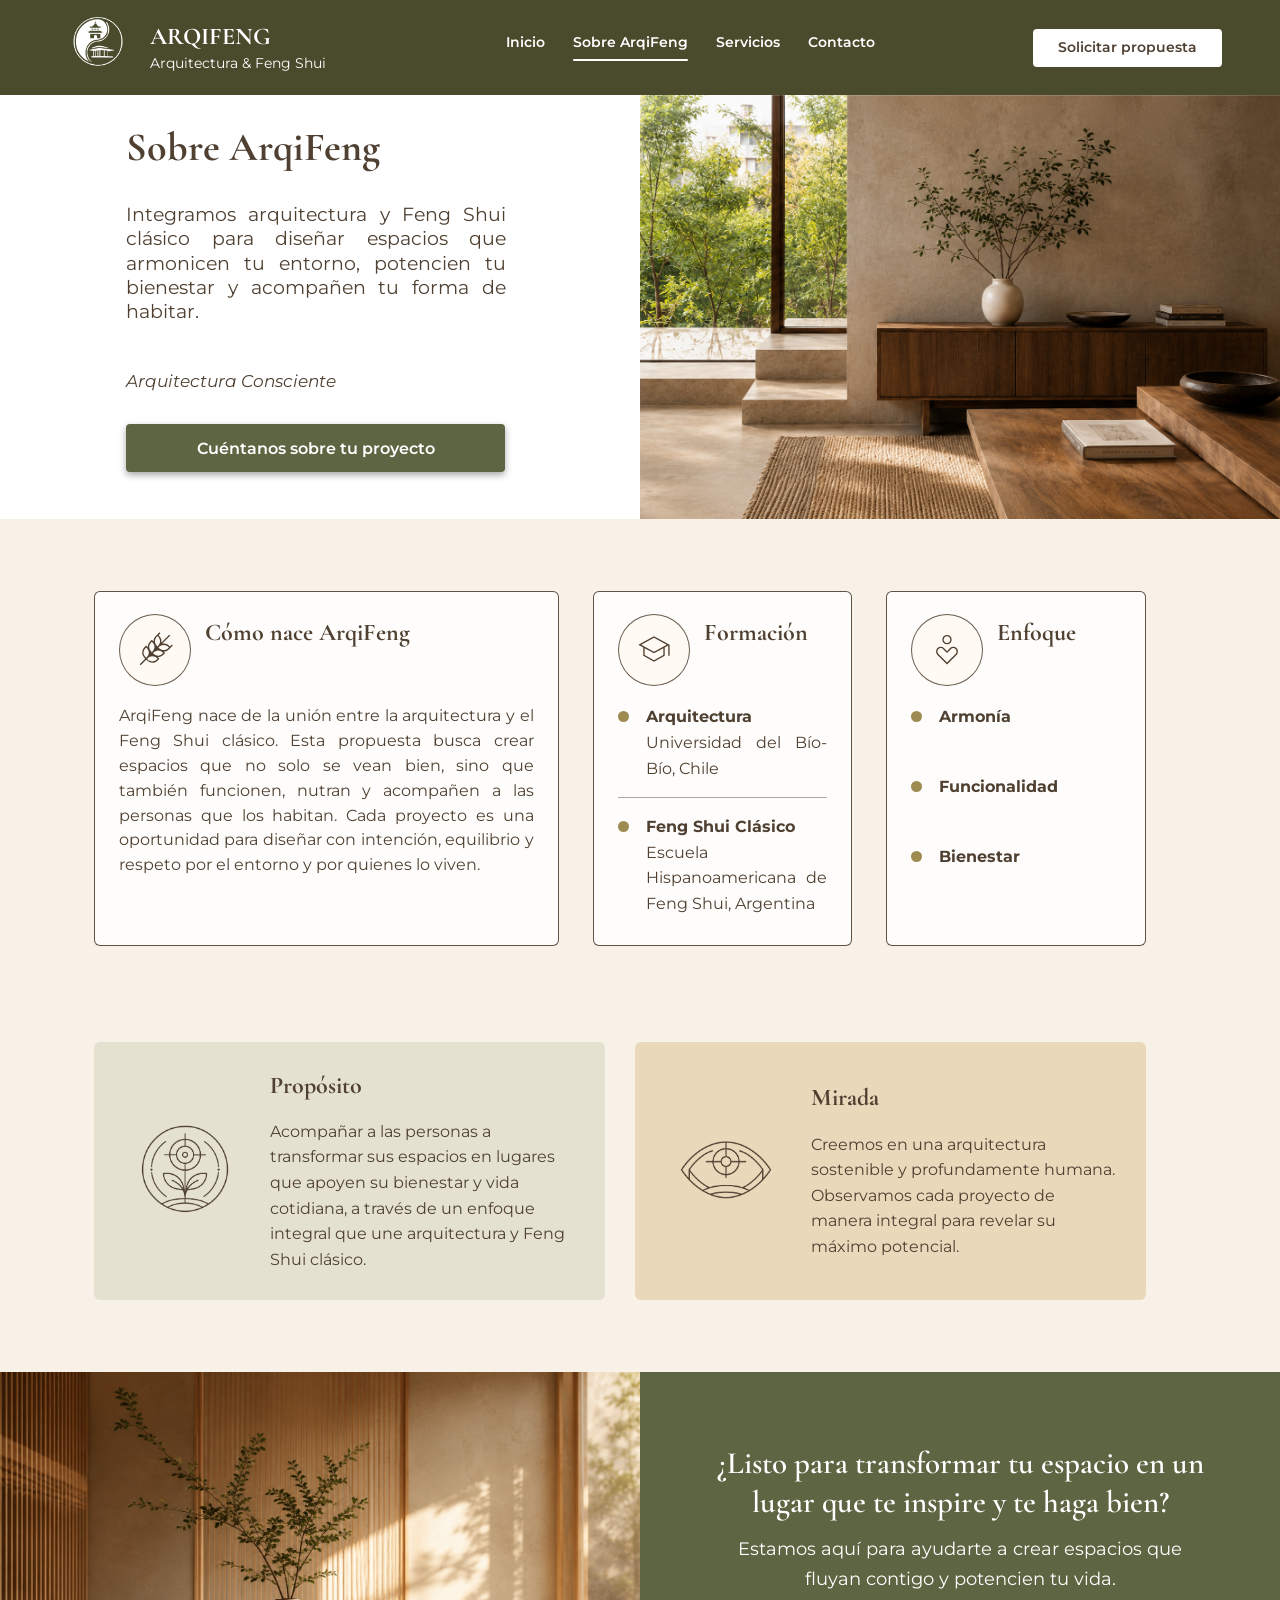
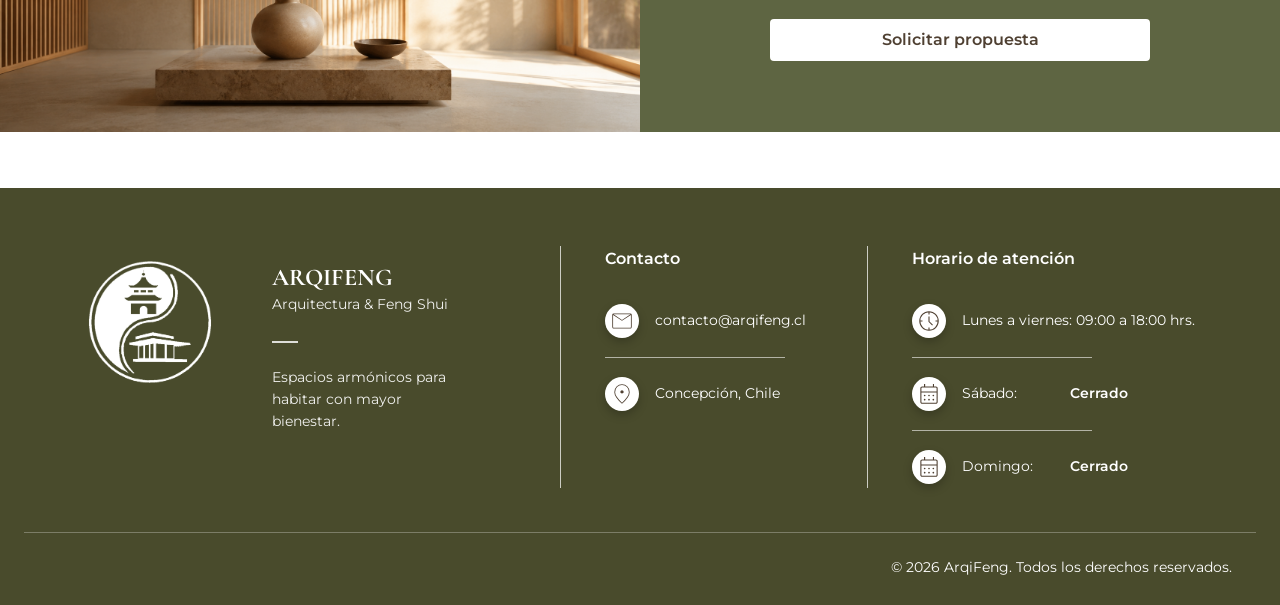
<file: sobre-arqifeng/index.html>
<!doctype html>
<html lang="es">
  <!--COMIENZO DEL HEAD-->
  <head>
    <!-- Google tag (gtag.js) -->
    <script async src="https://www.googletagmanager.com/gtag/js?id=G-CQ1PEZYNJ6"></script>
    <script>
      window.dataLayer = window.dataLayer || [];
      function gtag(){dataLayer.push(arguments);}
      gtag('js', new Date());

      gtag('config', 'G-CQ1PEZYNJ6');
    </script>
    <meta charset="utf-8" />
    <meta name="viewport" content="width=device-width, initial-scale=1" />

    <title>Sobre ArqiFeng | Arquitectura y Feng Shui Clásico</title>

    <meta
      name="description"
      content="Conoce ArqiFeng, una propuesta que integra arquitectura, diseño interior y Feng Shui clásico para crear espacios armónicos, funcionales y conscientes."
    />

    <meta name="robots" content="index, follow" />
    <meta name="author" content="ArqiFeng" />
    <meta name="language" content="es-CL" />
    <meta name="theme-color" content="#4F5632" />

    <link rel="canonical" href="https://arqifeng.cl/sobre-arqifeng/" />

    <!-- Favicons / iconos del sitio -->
    <link
      rel="icon"
      type="image/png"
      sizes="16x16"
      href="/img/imagenes/favicon/favicon-16x16.png"
    />
    <link
      rel="icon"
      type="image/png"
      sizes="32x32"
      href="/img/imagenes/favicon/favicon-32x32.png"
    />
    <link
      rel="icon"
      type="image/png"
      sizes="48x48"
      href="/img/imagenes/favicon/favicon-48x48.png"
    />
    <link
      rel="icon"
      type="image/png"
      sizes="96x96"
      href="/img/imagenes/favicon/favicon-96x96.png"
    />
    <link
      rel="icon"
      type="image/png"
      sizes="192x192"
      href="/img/imagenes/favicon/favicon-192x192.png"
    />
    <link
      rel="apple-touch-icon"
      sizes="180x180"
      href="/img/imagenes/favicon/apple-touch-icon.png"
    />
    <link rel="manifest" href="/site.webmanifest" />

    <!-- Open Graph / Facebook / WhatsApp / LinkedIn -->
    <meta property="og:type" content="website" />
    <meta
      property="og:title"
      content="Sobre ArqiFeng | Arquitectura y Feng Shui Clásico"
    />
    <meta
      property="og:description"
      content="ArqiFeng nace de la unión entre arquitectura y Feng Shui clásico para crear espacios funcionales, armónicos y conectados con quienes los habitan."
    />
    <meta property="og:url" content="https://arqifeng.cl/sobre-arqifeng/" />
    <meta property="og:site_name" content="ArqiFeng" />
    <meta property="og:locale" content="es_CL" />
    <meta
      property="og:image"
      content="https://arqifeng.cl/img/imagenes/Sobre%20Arqifeng.png"
    />
    <meta
      property="og:image:alt"
      content="ArqiFeng, arquitectura y Feng Shui clásico aplicado al diseño de espacios"
    />

    <!-- Twitter / X -->
    <meta name="twitter:card" content="summary_large_image" />
    <meta
      name="twitter:title"
      content="Sobre ArqiFeng | Arquitectura y Feng Shui Clásico"
    />
    <meta
      name="twitter:description"
      content="Conoce la mirada de ArqiFeng: arquitectura, diseño interior, Feng Shui clásico y bienestar aplicados al diseño de espacios."
    />
    <meta
      name="twitter:image"
      content="https://arqifeng.cl/img/imagenes/Sobre%20Arqifeng.png"
    />

    <!-- CSS principal -->
    <link rel="stylesheet" href="/css/styles.css" />

    <!-- Datos estructurados SEO -->
    <script type="application/ld+json">
      {
        "@context": "https://schema.org",
        "@type": "AboutPage",
        "name": "Sobre ArqiFeng",
        "url": "https://arqifeng.cl/sobre-arqifeng/",
        "description": "Página sobre ArqiFeng, una propuesta que integra arquitectura, diseño interior y Feng Shui clásico para diseñar espacios armónicos, funcionales y conscientes.",
        "mainEntity": {
          "@type": "Organization",
          "name": "ArqiFeng",
          "url": "https://arqifeng.cl/",
          "description": "ArqiFeng integra arquitectura, diseño interior y Feng Shui clásico para crear espacios armónicos, funcionales y conscientes."
        }
      }
    </script>
  </head>
  <!--FIN DEL HEAD-->
  <body>
    <!--HEADER-->
    <header class="site-header">
      <div class="header-inner">
        <a class="brand" href="/" aria-label="ArqiFeng inicio">
          <img
            class="brand-logo"
            src="/img/imagenes/Logo%20en%20blanco.png"
            alt="Logo de ArqiFeng"
          />
          <span>
            <span class="brand-name text-h4">ARQIFENG</span>
            <span class="brand-subtitle text-p1"
              >Arquitectura &amp; Feng Shui</span
            >
          </span>
        </a>
        <nav class="site-nav" aria-label="Navegación principal">
          <a class="text-p1" href="/">Inicio</a>
          <a class="active text-p1" href="/sobre-arqifeng/"
            >Sobre ArqiFeng</a
          >
          <a class="text-p1" href="/servicios/">Servicios</a>
          <a class="text-p1" href="/contacto/">Contacto</a>
        </nav>
        <a class="header-cta text-p1" href="/contacto/"
          >Solicitar propuesta</a
        >
        <button
          class="menu-toggle"
          type="button"
          aria-label="Abrir menú"
          aria-expanded="false"
        >
          <span></span>
        </button>
      </div>
    </header>
    <!--SOBRE ARQIFENG-->
    <main>
      <section class="hero page-hero about-hero">
        <img
          class="hero-bg"
          src="/img/imagenes/Sobre%20Arqifeng.png"
          alt="Interior armónico que representa la mirada de ArqiFeng en arquitectura y Feng Shui clásico"
        />
        <div class="hero-content">
          <div class="hero-copy reveal">
            <h2 class="text-h2">Sobre ArqiFeng</h2>
            <p class="text-p3">
              Integramos arquitectura y Feng Shui clásico para diseñar espacios
              que armonicen tu entorno, potencien tu bienestar y acompañen tu
              forma de habitar.
            </p>
            <p class="hero-note text-p4">Arquitectura Consciente</p>
            <a class="button text-p4" href="/contacto/"
              >Cuéntanos sobre tu proyecto</a
            >
          </div>
        </div>
      </section>
      <!--CARACTERÍSTICAS DE ARQIFENG-->
      <section class="section alt about-card-section">
        <div class="container">
          <div class="about-card-grid">
            <article class="about-info-card about-story-card reveal">
              <img
                class="about-card-icon"
                src="/img/iconos/wheat_48dp_4F4032_FILL0_wght200_GRAD0_opsz48.svg"
                alt="Icono para representar el origen y propósito de ArqiFeng"
              />
              <h2 class="text-h4">Cómo nace ArqiFeng</h2>
              <p class="text-p4">
                ArqiFeng nace de la unión entre la arquitectura y el Feng Shui
                clásico. Esta propuesta busca crear espacios que no solo se vean
                bien, sino que también funcionen, nutran y acompañen a las
                personas que los habitan. Cada proyecto es una oportunidad para
                diseñar con intención, equilibrio y respeto por el entorno y por
                quienes lo viven.
              </p>
            </article>
            <article class="about-info-card reveal">
              <img
                class="about-card-icon"
                src="/img/iconos/school_48dp_4F4032_FILL0_wght200_GRAD0_opsz48.svg"
                alt="Icono de formación profesional en arquitectura y Feng Shui clásico"
              />
              <h2 class="text-h4">Formación</h2>
              <ul class="about-list">
                <li>
                  <strong class="text-p4">Arquitectura</strong>
                  <span class="text-p4">Universidad del Bío-Bío, Chile</span>
                </li>
                <li>
                  <strong class="text-p4">Feng Shui Clásico</strong>
                  <span class="text-p4"
                    >Escuela Hispanoamericana de Feng Shui, Argentina</span
                  >
                </li>
              </ul>
            </article>
            <article class="about-info-card reveal">
              <img
                class="about-card-icon"
                src="/img/iconos/digital_wellbeing_48dp_4F4032_FILL0_wght200_GRAD0_opsz48.svg"
                alt="Icono de bienestar aplicado al enfoque de diseño de ArqiFeng"
              />
              <h2 class="text-h4">Enfoque</h2>
              <ul class="about-list compact">
                <li><strong class="text-p4">Armonía</strong></li>
                <li><strong class="text-p4">Funcionalidad</strong></li>
                <li><strong class="text-p4">Bienestar</strong></li>
              </ul>
            </article>
          </div>

          <div class="purpose-grid">
            <article class="purpose-card reveal">
              <img
                src="/img/imagenes/Proposito.png"
                alt="Propósito de ArqiFeng para transformar espacios en lugares armónicos y conscientes"
              />
              <div>
                <h3 class="text-h4">Propósito</h3>
                <p class="text-p4">
                  Acompañar a las personas a transformar sus espacios en lugares
                  que apoyen su bienestar y vida cotidiana, a través de un
                  enfoque integral que une arquitectura y Feng Shui clásico.
                </p>
              </div>
            </article>
            <article class="purpose-card reveal">
              <img
                src="/img/imagenes/Mirada.png"
                alt="Mirada integral de ArqiFeng para unir arquitectura, bienestar y Feng Shui clásico"
              />
              <div>
                <h3 class="text-h4">Mirada</h3>
                <p class="text-p4">
                  Creemos en una arquitectura sostenible y profundamente humana.
                  Observamos cada proyecto de manera integral para revelar su
                  máximo potencial.
                </p>
              </div>
            </article>
          </div>
        </div>
      </section>
      <!--LLAMADO A LA ACCIÓN-->
      <section class="cta-band about-cta">
        <img
          src="/img/imagenes/cta_sobrearqifeng.png"
          alt="Ambiente armónico para transformar espacios con arquitectura y Feng Shui clásico"
        />
        <div class="container">
          <div class="cta-copy reveal">
            <h2 class="text-h3">
              ¿Listo para transformar tu espacio en un lugar que te inspire y te
              haga bien?
            </h2>
            <p class="text-p3">
              Estamos aquí para ayudarte a crear espacios que fluyan contigo y
              potencien tu vida.
            </p>
            <a class="button light text-p4" href="/contacto/"
              >Solicitar propuesta</a
            >
          </div>
        </div>
      </section>
    </main>
    <!--FOOTER-->
    <footer class="site-footer">
      <div class="container footer-grid">
        <div class="footer-brand">
          <img
            src="/img/imagenes/Logo%20en%20blanco.png"
            alt="Logo de ArqiFeng"
          />
          <div class="footer-brand-copy">
            <p class="footer-title text-h4">ARQIFENG</p>
            <p class="text-p1">Arquitectura &amp; Feng Shui</p>
            <span class="footer-accent"></span>
            <p class="footer-description text-p1">
              Espacios armónicos para habitar con mayor bienestar.
            </p>
          </div>
        </div>
        <div class="footer-column">
          <p class="footer-heading text-p4">Contacto</p>
          <a
            class="footer-item text-p1"
            href="mailto:contacto@arqifeng.cl?subject=Información%20de%20Servicios%20ArqiFeng"
            ><span class="footer-icon"
              ><img
                src="/img/iconos/mail_48dp_4F4032_FILL0_wght200_GRAD0_opsz48.svg"
                alt="Icono de correo electrónico" /></span
            ><span class="text-p1">contacto@arqifeng.cl</span></a
          >
          <span class="footer-rule"></span>
          <p class="footer-item text-p1">
            <span class="footer-icon"
              ><img
                src="/img/iconos/location_on_48dp_4F4032_FILL0_wght200_GRAD0_opsz48.svg"
                alt="Icono de ubicación" /></span
            ><span class="text-p1">Concepción, Chile</span>
          </p>
        </div>
        <div class="footer-column footer-hours">
          <p class="footer-heading text-p4">Horario de atención</p>
          <p class="footer-item text-p1">
            <span class="footer-icon footer-icon-text">
              <img
                src="/img/iconos/nest_clock_farsight_analog_24dp_4F4032_FILL0_wght200_GRAD0_opsz24.svg"
                alt="Icono de reloj"
            /></span>
            <span class="text-p1">Lunes a viernes: 09:00 a 18:00 hrs.</span>
          </p>
          <span class="footer-rule"></span>
          <p class="footer-item footer-schedule text-p1">
            <span class="footer-icon footer-icon-text"
              ><img
                src="/img/iconos/calendar_month_24dp_4F4032_FILL0_wght200_GRAD0_opsz24.svg"
                alt="Icono de calendario"
            /></span>
            <span class="text-p1">Sábado:</span>
            <strong class="text-p1">Cerrado</strong>
          </p>
          <span class="footer-rule"></span>
          <p class="footer-item footer-schedule text-p1">
            <span class="footer-icon footer-icon-text"
              ><img
                src="/img/iconos/calendar_month_24dp_4F4032_FILL0_wght200_GRAD0_opsz24.svg"
                alt="Icono de calendario"
            /></span>
            <span class="text-p1">Domingo:</span>
            <strong class="text-p1">Cerrado</strong>
          </p>
        </div>
      </div>
      <p class="copyright text-p1">
        © 2026 ArqiFeng. Todos los derechos reservados.
      </p>
    </footer>

    <script src="/js/main.js"></script>
  </body>
</html>
</file>
<file: css/styles.css>
@import url("https://fonts.googleapis.com/css2?family=Cormorant+Garamond:wght@500;600;700&family=Montserrat:wght@400;500;600;700&family=Raleway:wght@400;500;600&display=swap");

:root {
  --olive: #494b2c;
  --olive-2: #5e6542;
  --olive-dark: #33351f;
  --cream: #f7f1e7;
  --sand: #e9decc;
  --paper: #fffaf3;
  --ink: #4f4032;
  --muted: #4f4032;
  --line: rgba(79, 64, 50, 0.28);
  --shadow: 0 16px 38px rgba(46, 39, 29, 0.17);
  --serif: "Cormorant Garamond", Georgia, "Times New Roman", serif;
  --sans: "Montserrat", Arial, sans-serif;
  --nav: "Montserrat", Arial, sans-serif;
  --max: 980px;
  --header-h: 95px;
}

* {
  box-sizing: border-box;
}

html {
  scroll-behavior: smooth;
}

body {
  margin: 0;
  color: var(--ink);
  font-family: var(--sans);
  font-size: 16px;
  line-height: 1.55;
  background: #fff;
}

img {
  display: block;
  max-width: 100%;
}

a {
  color: inherit;
  text-decoration: none;
}

p,
h1,
h2,
h3 {
  margin: 0;
}

.site-header {
  position: sticky;
  top: 0;
  z-index: 50;
  height: var(--header-h);
  background: var(--olive);
  color: #fff;
  box-shadow: 0 1px 0 rgba(255, 255, 255, 0.15);
}

.header-inner {
  width: min(100%, 1220px);
  height: 100%;
  margin: 0 auto;
  padding: 0 28px;
  display: flex;
  align-items: center;
  justify-content: space-between;
  gap: 28px;
}

.brand {
  display: flex;
  align-items: center;
  gap: 12px;
  min-width: 290px;
}

.brand > span {
  display: flex;
  flex-direction: column;
  justify-content: center;
  gap: 1px;
}

.brand-logo {
  width: 80px;
  height: 80px;
  object-fit: contain;
  transform: translateY(3px);
}

.brand-name {
  display: block;
  font-family: "Raleway", var(--sans);
  font-size: 24px;
  line-height: 0.95;
  font-weight: 700;
  letter-spacing: 0;
}

.brand-subtitle {
  display: block;
  margin-top: 0;
  font-family: var(--nav);
  font-size: 14px;
  font-weight: 700;
}

.site-nav {
  display: flex;
  align-items: center;
  gap: 28px;
  font-family: var(--nav);
  font-size: 14px;
  font-weight: 700;
}

.site-nav a {
  position: relative;
  display: inline-block;
  padding-bottom: 10px;
  color: #fff;
  transition: color 180ms ease;
}

.site-nav a:hover:not(.active) {
  color: var(--sand);
}

.site-nav a.active {
  color: #fff;
}

.site-nav a.active::after {
  content: "";
  position: absolute;
  left: 0;
  right: 0;
  bottom: 2px;
  height: 2px;
  background: #fff;
  border-radius: 999px;
}

.header-cta,
.button {
  display: inline-flex;
  align-items: center;
  justify-content: center;
  min-height: 42px;
  padding: 0 32px;
  border: 1px solid transparent;
  border-radius: 4px;
  font-family: var(--nav);
  font-size: 14px;
  font-weight: 700;
  letter-spacing: 0.08em;
  cursor: pointer;
  transition:
    transform 180ms ease,
    background 180ms ease,
    color 180ms ease,
    border-color 180ms ease;
}

.header-cta {
  background: #fff;
  color: var(--ink);
  min-width: 188px;
  min-height: 38px;
  padding: 0 24px;
}

.button {
  background: var(--olive-2);
  color: #fff;
}

.button.light {
  background: #fff;
  color: var(--ink);
}

.button:hover,
.header-cta:hover {
  transform: translateY(-1px);
}

.button:not(.light):not(.ghost):hover {
  background: #fff;
  border-color: var(--olive-2);
  color: var(--olive-2);
}

.button.light:hover,
.header-cta:hover {
  background: transparent;
  border-color: #fff;
  color: #fff;
}

.menu-toggle {
  display: none;
  width: 44px;
  height: 44px;
  border: 1px solid rgba(255, 255, 255, 0.4);
  border-radius: 4px;
  background: transparent;
  color: #fff;
}

.menu-toggle span,
.menu-toggle span::before,
.menu-toggle span::after {
  display: block;
  width: 22px;
  height: 2px;
  margin: 0 auto;
  background: currentColor;
  content: "";
  transition: transform 180ms ease;
}

.menu-toggle span::before {
  transform: translateY(-7px);
}

.menu-toggle span::after {
  transform: translateY(5px);
}

.section {
  padding: 72px 24px;
}

.section.alt {
  background: var(--cream);
}

.container {
  width: min(100%, var(--max));
  margin: 0 auto;
}

.section-title {
  font-family: "Raleway", var(--sans);
  font-size: clamp(34px, 4vw, 40px);
  font-weight: 400;
  line-height: 1.2;
  text-align: center;
}

.section-lead {
  max-width: 860px;
  margin: 18px auto 0;
  font-size: 18px;
  text-align: center;
}

.section-separator {
  position: relative;
  --dot-size: 11px;
  width: min(100%, 900px);
  height: 16px;
  margin: -18px auto 42px;
  background: radial-gradient(
      circle,
      var(--ink) 0 calc(var(--dot-size) / 2),
      transparent calc(var(--dot-size) / 2 + 1px)
    )
    center / var(--dot-size) var(--dot-size) no-repeat;
}

.section-separator::before,
.section-separator::after {
  position: absolute;
  top: 50%;
  width: calc(50% - 52px);
  border-top: 1px solid rgba(79, 64, 50, 0.9);
  transform: translateY(-50%);
  content: "";
}

.section-separator::before {
  left: 0;
}

.section-separator::after {
  right: 0;
}

.hero {
  position: relative;
  min-height: calc(100svh - var(--header-h));
  overflow: hidden;
}

.hero.short {
  min-height: 500px;
}

.hero img.hero-bg {
  position: absolute;
  inset: 0;
  width: 100%;
  height: 100%;
  object-fit: cover;
}

.hero-content {
  position: relative;
  z-index: 1;
  width: min(100%, 1180px);
  margin: 0 auto;
  padding: clamp(72px, 10vw, 98px) 28px 42px;
}

.home-hero .hero-content {
  width: 100%;
  min-height: calc(100svh - var(--header-h));
  display: flex;
  flex-direction: column;
  justify-content: center;
  align-items: flex-start;
  padding: 54px 80px 42px;
}

.hero-copy {
  max-width: 540px;
}

.hero h1 {
  font-family: var(--serif);
  font-size: clamp(48px, 6vw, 64px);
  line-height: 1;
  font-weight: 500;
}

.home-hero h1 {
  max-width: 560px;
  font-size: clamp(48px, 5vw, 64px);
}

.hero p {
  margin-top: 46px;
  max-width: 560px;
  font-size: clamp(19px, 2vw, 23px);
  line-height: 1.35;
  color: var(--ink);
}

.home-hero .hero-copy p {
  font-size: 19px;
  line-height: 1.65;
}

.hero .button {
  width: min(100%, 533px);
  margin-top: 48px;
  min-height: 48px;
}

.page-hero .hero-content {
  display: flex;
  min-height: 500px;
  align-items: center;
}

.page-hero .hero-copy {
  max-width: 610px;
}

.page-hero h1 {
  font-size: clamp(38px, 4vw, 42px);
}

.page-hero p {
  margin-top: 32px;
  font-size: 20px;
  line-height: 1.6;
}

.page-hero .hero-copy p {
  text-align: justify;
}

.about-hero {
  min-height: 424px;
  background: #fff;
}

.about-hero img.hero-bg {
  left: 50%;
  width: 50%;
  height: 424px;
  object-fit: cover;
  object-position: center;
}

.about-hero .hero-content {
  width: 100%;
  min-height: 424px;
  padding: 28px 0 0 126px;
  align-items: flex-start;
}

.about-hero .hero-copy {
  max-width: 380px;
}

.about-hero h1 {
  font-size: 40px;
}

.about-hero h1::after {
  display: block;
  width: 93px;
  margin-top: 16px;
  border-top: 1px solid var(--ink);
  content: "";
}

.about-hero p {
  margin-top: 32px;
  font-size: 19px;
  line-height: 1.28;
}

.about-hero .hero-note {
  margin-top: 46px;
  font-size: 17px;
  font-style: italic;
}

.about-hero .button {
  width: 379px;
  margin-top: 32px;
  box-shadow: 0 3px 7px rgba(0, 0, 0, 0.35);
}

.text-center {
  text-align: center;
}

.services-grid {
  display: grid;
  grid-template-columns: repeat(3, 1fr);
  gap: 44px;
  margin-top: 58px;
}

.service-card {
  min-height: 568px;
  padding: 30px 28px 34px;
  display: grid;
  grid-template-rows: 106px 76px 126px 20px 58px 78px;
  row-gap: 0;
  align-items: center;
  justify-items: center;
  text-align: center;
  background: rgba(254, 250, 243, 0.82);
  border: 1px solid rgba(94, 85, 73, 0.22);
  border-radius: 4px;
  box-shadow: 0 3px 10px rgba(41, 33, 24, 0.15);
  transform-origin: center;
  transition:
    transform 180ms ease,
    box-shadow 180ms ease;
}

.service-overview {
  padding-top: 34px;
  padding-bottom: 70px;
}

.service-overview .services-grid,
.services-page-hero .services-grid {
  gap: 30px;
  margin-top: 58px;
}

.service-overview .service-card,
.services-page-hero .service-card {
  min-height: 506px;
  padding: 24px 22px 28px;
  background: rgba(255, 255, 255, 0.88);
  border: 1px solid rgba(79, 64, 50, 0.18);
  border-radius: 4px;
  box-shadow: 0 2px 7px rgba(60, 52, 42, 0.22);
}

.service-overview .service-card:hover,
.services-page-hero .service-card:hover {
  transform: scale(1.05);
  box-shadow: 0 8px 18px rgba(60, 52, 42, 0.24);
}

.service-overview .service-card .button,
.services-page-hero .service-card .button {
  width: 166px;
  min-height: 34px;
  margin-left: auto;
  margin-right: auto;
  box-shadow: 0 3px 7px rgba(0, 0, 0, 0.35);
  white-space: nowrap;
}

.service-card img {
  width: 106px;
  height: 106px;
  object-fit: contain;
}

.service-card h4 {
  align-self: start;
  margin-top: 12px;
}

.service-card p {
  align-self: start;
  margin-top: 22px;
  font-size: 16px;
  line-height: 1.25;
  text-align: justify;
}

.service-card .divider {
  width: 85%;
  margin-top: 8px;
  margin-bottom: 0;
  border-top: 1px solid var(--line);
  align-self: start;
}

.service-card .ideal {
  margin-top: 8px;
  padding-top: 0;
  align-self: start;
  text-align: center;
}

.service-card .ideal strong {
  color: var(--olive-2);
}

.service-card .button {
  width: 166px;
  margin-top: 36px;
  align-self: start;
  white-space: nowrap;
}

.project-feature {
  margin-top: 34px;
}

.project-card {
  overflow: hidden;
  border: 1px solid rgba(79, 64, 50, 0.16);
  border-radius: 10px;
  background: #fff;
}

.project-feature img {
  width: 100%;
  aspect-ratio: 1671 / 805;
  object-fit: cover;
}

.project-grid {
  display: grid;
  grid-template-columns: repeat(3, 1fr);
  gap: 24px;
}

.project-card img {
  aspect-ratio: 311 / 208;
  width: 100%;
  object-fit: cover;
}

.project-feature.project-card img {
  aspect-ratio: 1671 / 805;
}

.project-meta {
  position: relative;
  z-index: 1;
  min-height: 68px;
  margin-top: -18px;
  padding: 8px 12px 10px;
  background: rgba(255, 255, 255, 0.5);
  border-radius: 10px 10px 0 0;
  backdrop-filter: blur(2px);
}

.project-title {
  font-size: 24px;
  line-height: 1.05;
}

.project-type {
  font-size: 15px;
  color: var(--olive-2);
}

.project-note {
  grid-column: 1 / -1;
  max-width: 720px;
  margin: 48px auto 0;
  text-align: center;
  font-size: 19px;
}

.feng-shui-section .section-title,
.feng-shui-section .detail-heading {
  text-align: center;
}

.feng-shui-section .section-lead {
  max-width: 870px;
  text-align: justify;
}

.principle-icons {
  display: grid;
  grid-template-columns: repeat(4, minmax(0, 1fr));
  gap: 28px;
  width: min(100%, 880px);
  max-width: 100%;
  margin: 36px auto 0;
}

.principle-icon-card {
  aspect-ratio: 1;
  padding: 12px 10px 10px;
  display: flex;
  flex-direction: column;
  align-items: center;
  text-align: center;
  background: rgba(255, 255, 255, 0.4);
  border: 1px solid rgba(79, 64, 50, 0.45);
  border-radius: 4px;
}

.principle-icon-media {
  flex: 1;
  width: 100%;
  min-height: 0;
  display: flex;
  align-items: center;
  justify-content: center;
}

.principle-icon-media img {
  width: auto;
  max-width: 82%;
  max-height: 92%;
  object-fit: contain;
}

.principle-icon-label {
  margin: 10px 0 0;
  font-family: var(--sans);
  font-size: 15px;
  font-weight: 700;
  line-height: 1.2;
  color: var(--ink);
}

.principles {
  display: grid;
  grid-template-columns: repeat(2, 1fr);
  gap: 52px 34px;
  width: min(100%, 880px);
  margin-top: 62px;
  margin-left: auto;
  margin-right: auto;
}

.principle {
  min-height: 184px;
  padding: 28px 22px 28px 12px;
  display: grid;
  grid-template-columns: 124px 1px 1fr;
  grid-template-rows: 26px 22px auto;
  column-gap: 14px;
  row-gap: 2px;
  align-content: start;
  align-items: start;
  text-align: left;
  background: #dfe7d8;
  border: 1px solid rgba(79, 64, 50, 0.45);
  border-radius: 4px;
  box-shadow: 0 2px 7px rgba(60, 52, 42, 0.22);
}

.principle:nth-child(2),
.principle:nth-child(3) {
  background: #ead8ba;
}

.principle:nth-child(4) {
  background: #dfe7d8;
}

.principle img {
  grid-column: 1;
  grid-row: 1 / 4;
  width: 104px;
  height: 104px;
  margin: 0;
  padding: 14px;
  object-fit: contain;
  border: 1px solid rgba(79, 64, 50, 0.55);
  border-radius: 50%;
  background: #f8f1e6;
  align-self: start;
  margin-top: 10px;
}
.image-portafolio {
  border-radius: 10px;
}

.principle-divider {
  grid-column: 2;
  grid-row: 1 / 4;
  width: 1px;
  height: 132px;
  align-self: start;
  justify-self: center;
  background: rgba(79, 64, 50, 0.55);
}

.principle h3 {
  grid-column: 3;
  grid-row: 1;
  font-family: "Raleway", var(--sans);
  font-family: var(--serif);
  font-size: 22px;
  font-weight: 700;
  line-height: 1.05;
  margin-top: 0;
}

.principle-subtitle {
  grid-column: 3;
  grid-row: 2;
  margin-top: 0;
  font-family: var(--sans);
  font-size: 16px;
  font-weight: 700;
  line-height: 1.35;
  color: var(--olive-2);
}

.principle-copy {
  grid-column: 3;
  grid-row: 3;
  margin-top: 3px;
  font-size: 15px;
  line-height: 1.35;
  text-align: justify;
}

.benefit-grid {
  display: grid;
  grid-template-columns: repeat(4, 1fr);
  gap: 28px;
  margin-top: 48px;
}

.benefit {
  min-height: 318px;
  padding: 24px 12px 26px;
  display: grid;
  grid-template-rows: 84px 76px 1fr;
  justify-items: center;
  align-items: start;
  text-align: center;
  background: #f7f1e7;
  border: 1px solid rgb(79, 64, 50);
  border-radius: 4px;
  box-shadow: none;
}

.benefit img {
  width: 80px;
  height: 80px;
  object-fit: contain;
}

.benefit h3 {
  margin-top: 18px;
  font-family: var(--serif);
  font-size: 24px;
  font-weight: 600;
  line-height: 1.12;
  align-self: start;
}

.benefit p {
  width: 100%;
  margin-top: 8px;
  font-size: 16px;
  line-height: 1.4;
  text-align: justify;
}

.benefits-section .section-lead {
  text-align: justify;
}

.cta-band {
  position: relative;
  overflow: hidden;
  min-height: 302px;
  margin-bottom: 56px;
  display: flex;
  align-items: center;
  background: var(--sand);
}

.cta-band img {
  position: absolute;
  inset: 0;
  width: 100%;
  height: 100%;
  object-fit: cover;
}

.cta-band .container {
  position: relative;
  z-index: 1;
  display: grid;
  grid-template-columns: 1fr 1.1fr;
  gap: 40px;
  align-items: center;
}

.cta-copy {
  grid-column: 2;
  text-align: center;
}

.cta-copy h2 {
  font-family: var(--serif);
  font-size: clamp(26px, 3vw, 34px);
  font-weight: 600;
  line-height: 1.25;
  color: #fff;
}

.cta-copy p {
  margin: 18px auto 0;
  max-width: 480px;
  color: #fff;
}

.cta-copy .button {
  width: min(100%, 380px);
  margin-top: 30px;
}

.about-cta {
  display: grid;
  grid-template-columns: 1fr 1fr;
  align-items: stretch;
  min-height: 220px;
  background: var(--olive-2);
}

.about-cta > img {
  position: static;
  width: 100%;
  height: 100%;
  min-height: 220px;
  object-fit: cover;
}

.about-cta .container {
  width: 100%;
  height: 100%;
  display: flex;
  align-items: center;
  justify-content: center;
  padding: 28px 42px;
}

.about-cta .cta-copy {
  grid-column: auto;
  max-width: 560px;
}

.about-cta .cta-copy h2 {
  font-size: clamp(24px, 2.5vw, 31px);
}

.about-cta .cta-copy p {
  margin-top: 14px;
}

.about-cta .cta-copy .button {
  margin-top: 24px;
}

.site-footer {
  position: relative;
  overflow: hidden;
  background: var(--olive);
  color: #fff;
  padding: 58px 24px 0;
}

.site-footer::after {
  content: none;
  display: none;
}

.footer-grid {
  position: relative;
  z-index: 1;
  display: grid;
  grid-template-columns: 1.6fr 0.9fr 1.25fr;
  gap: 46px;
  align-items: stretch;
  width: min(100%, 1180px);
}

.footer-grid > div + div {
  border-left: 1px solid rgba(255, 255, 255, 0.72);
  padding-left: 44px;
}

.footer-brand {
  display: flex;
  align-items: flex-start;
  gap: 22px;
}

.footer-brand img {
  width: 200px;
  height: 200px;
  object-fit: contain;
  flex: 0 0 200px;
  filter: brightness(0) invert(1);
}

.footer-brand-copy {
  padding-top: 16px;
}

.footer-title {
  font-family: var(--serif);
  font-size: 31px;
  font-weight: 700;
  line-height: 1;
  letter-spacing: 1.5px;
}

.footer-brand-copy > p:not(.footer-title),
.footer-description {
  color: rgba(255, 255, 255, 0.92);
}

.footer-accent {
  display: block;
  width: 26px;
  height: 2px;
  margin: 26px 0 24px;
  background: rgba(255, 255, 255, 0.82);
}

.footer-description {
  max-width: 190px;
  font-size: 16px;
  line-height: 1.45;
}

.footer-heading {
  font-family: var(--serif);
  font-size: 27px;
  font-weight: 700;
  margin-bottom: 28px;
}

.footer-column {
  min-height: 215px;
}

.footer-item {
  display: flex;
  align-items: center;
  gap: 16px;
  min-height: 42px;
  font-size: 14px;
  color: #fff;
}

a.footer-item[href^="mailto:"] {
  transition: color 180ms ease;
}

a.footer-item[href^="mailto:"]:hover {
  color: var(--sand);
}

.footer-icon {
  width: 34px;
  height: 34px;
  flex: 0 0 34px;
  display: inline-flex;
  align-items: center;
  justify-content: center;
  border-radius: 50%;
  background: #fff;
  color: var(--olive);
  box-shadow: 0 4px 10px rgba(0, 0, 0, 0.22);
}

.footer-icon img {
  width: 26px;
  height: 26px;
  object-fit: contain;
}

.footer-icon-text {
  font-size: 26px;
  line-height: 1;
  font-weight: 700;
}

.footer-rule {
  display: block;
  width: min(100%, 180px);
  height: 1px;
  margin: 15px 0;
  background: rgba(255, 255, 255, 0.58);
}

.footer-schedule {
  display: grid;
  grid-template-columns: 34px 92px 1fr;
}

.footer-schedule strong {
  font: inherit;
  font-weight: 600;
}

.copyright {
  position: relative;
  z-index: 1;
  margin-top: 44px;
  padding: 24px 24px 26px;
  border-top: 1px solid rgba(255, 255, 255, 0.28);
  text-align: right;
  font-size: 14px;
  color: #fff;
  width: 100%;
  max-width: none;
}

.detail-heading {
  font-family: "Raleway", var(--sans);
  font-size: clamp(34px, 4vw, 40px);
  font-weight: 400;
  line-height: 1.1;
}

.about-card-section {
  background: var(--cream);
}

.about-card-section .container {
  width: 100%;
  max-width: none;
  margin-left: 0;
  margin-right: auto;
  padding-left: 70px;
  padding-right: 110px;
}

.about-card-grid {
  display: grid;
  grid-template-columns: 1.7fr 0.95fr 0.95fr;
  gap: 34px;
  align-items: stretch;
}

.about-info-card {
  position: relative;
  min-height: 306px;
  height: 100%;
  padding: 28px 24px 28px;
  background: rgba(255, 255, 255, 0.82);
  border: 1px solid rgba(79, 64, 50, 0.9);
  border-radius: 6px;
}

.about-info-card h2 {
  margin-left: 86px;
  font-family: var(--serif);
  font-size: 24px;
  line-height: 1.1;
  font-weight: 700;
}

.about-story-card p {
  margin-top: 58px;
  font-size: 16px;
  line-height: 1.55;
  text-align: justify;
}

.about-card-icon {
  position: absolute;
  top: 22px;
  left: 24px;
  width: 72px;
  height: 72px;
  padding: 14px;
  border: 1px solid rgba(79, 64, 50, 0.85);
  border-radius: 50%;
  object-fit: contain;
  background: #fffaf3;
}

.about-list {
  margin: 58px 0 0;
  padding: 0;
  list-style: none;
}

.about-list li {
  position: relative;
  padding: 0 0 16px 28px;
  margin-bottom: 16px;
  border-bottom: 1px solid rgba(79, 64, 50, 0.45);
}

.about-list li:last-child {
  margin-bottom: 0;
  padding-bottom: 0;
  border-bottom: 0;
}

.about-list li:last-child::after {
  display: none;
}

.about-list.compact li {
  border-bottom: 0;
  margin-bottom: 28px;
}

.about-list li::before {
  position: absolute;
  top: 7px;
  left: 0;
  width: 11px;
  height: 11px;
  border-radius: 50%;
  background: #9e8b52;
  content: "";
}

.about-list strong,
.about-list span {
  display: block;
}

.about-list strong {
  font-weight: 700;
}

.about-list span {
  text-align: justify;
}

.purpose-grid {
  display: grid;
  grid-template-columns: repeat(2, 1fr);
  gap: 30px;
  align-items: stretch;
  margin-top: 96px;
}

.purpose-card img {
  width: 126px;
  height: 126px;
  margin: 0;
  padding: 10px;
  object-fit: contain;
  border-radius: 50%;
}

.purpose-card {
  display: grid;
  grid-template-columns: 126px 1fr;
  gap: 22px;
  align-items: center;
  padding: 28px;
  border-radius: 6px;
  background: #e4e1d0;
}

.purpose-card:nth-child(even) {
  background: #ead8ba;
}

.purpose-card h3 {
  font-family: var(--serif);
  font-size: 24px;
  font-weight: 700;
  text-align: left;
}

.purpose-card p {
  margin-top: 18px;
  text-align: left;
}

.services-page-hero {
  background: var(--cream);
}

.services-page-hero::after {
  position: absolute;
  inset: 0;
  background: rgba(255, 250, 243, 0.2);
  content: "";
}

.services-page-hero .hero-content {
  position: relative;
  z-index: 2;
  justify-content: flex-start;
  text-align: center;
  min-height: 690px;
  padding-top: 36px;
}

.services-page-hero h1 {
  font-family: "Raleway", var(--sans);
  font-size: 40px;
  line-height: 1.2;
  font-weight: 400;
}

.services-page-hero .hero-copy {
  max-width: 880px;
  margin: 0 auto;
}

.services-page-hero p {
  margin: 16px auto 0;
  max-width: 880px;
}

.services-page-hero .hero-copy p {
  font-size: 19px;
  line-height: 1.65;
}

.contact-hero .hero-copy p {
  font-size: 19px;
}

.services-page-hero .service-card p {
  max-width: none;
  margin: 22px 0 0;
}

.workflow {
  display: grid;
  grid-template-columns: repeat(4, 1fr);
  gap: 24px;
  margin-top: 64px;
}

.step {
  position: relative;
  min-height: 252px;
  padding: 70px 16px 20px;
  text-align: center;
  border: 1px solid rgba(79, 64, 50, 0.72);
  border-radius: 6px;
  background: rgba(255, 255, 255, 0.72);
}

.step img {
  position: absolute;
  top: -40px;
  left: 50%;
  width: 100px;
  height: 100px;
  margin: 0;
  padding: 0;
  object-fit: contain;
  transform: translateX(-50%);
  border-radius: 50%;
  background: #f8f1e6;
  box-shadow: 0 2px 6px rgba(60, 52, 42, 0.2);
}

.step img[src*="Escuchar"],
.step img[src*="analizar"],
.step img[src*="dise"],
.step img[src*="Acompa"] {
  padding: 0;
  object-fit: cover;
}

.step-number {
  font-family: "Raleway", var(--sans);
  font-size: 17px;
  font-weight: 700;
  color: var(--ink);
}

.step h3 {
  min-height: 60px;
  margin-top: 10px;
  font-family: var(--serif);
  font-size: 24px;
  font-weight: 700;
  line-height: 1.12;
}

.step p:not(.step-number) {
  margin-top: 20px;
  font-size: 16px;
  line-height: 1.35;
}

.container:has(.service-detail) {
  overflow: visible;
  width: min(100%, var(--max));
  padding-left: 0;
}

.service-detail {
  margin-top: 92px;
}

.service-detail:first-of-type {
  margin-top: 62px;
}

.service-detail-card {
  position: relative;
  min-height: 390px;
  padding: 36px 34px 32px 318px;
  background: var(--paper);
  border: 1px solid rgba(79, 64, 50, 0.55);
  border-radius: 6px;
  box-shadow: 0 2px 7px rgba(60, 52, 42, 0.12);
  overflow: visible;
}

.service-detail-media {
  position: absolute;
  top: -60px;
  left: -88px;
  width: clamp(330px, 38vw, 390px);
  height: clamp(330px, 38vw, 390px);
  border: 0;
  border-radius: 50%;
  overflow: hidden;
  background: transparent;
  box-shadow: none;
  z-index: 2;
}

.service-detail-media img {
  width: 100%;
  height: 100%;
  display: block;
  border: 0;
  border-radius: 50%;
  object-fit: cover;
  object-position: center;
}

#servicio-02 .service-detail-card {
  padding: 36px 318px 32px 34px;
}

#servicio-02 .service-detail-media {
  right: -88px;
  left: auto;
}

.service-detail-top {
  display: flex;
  align-items: baseline;
  justify-content: space-between;
  gap: 20px;
}

.service-number {
  font-family: var(--sans);
  font-size: 22px;
  font-weight: 700;
  color: var(--ink);
}

.modality {
  margin: 0;
  font-size: 14px;
  font-weight: 500;
  color: var(--muted);
  text-align: right;
}

.service-detail-main h3 {
  margin-top: 14px;
  font-family: var(--serif);
  font-size: clamp(32px, 4vw, 40px);
  font-weight: 600;
  line-height: 1.05;
}

.service-detail-lead {
  margin-top: 14px;
  max-width: 720px;
  font-size: 18px;
  line-height: 1.4;
  text-align: justify;
}

.service-detail-grid {
  display: grid;
  grid-template-columns: repeat(2, minmax(0, 1fr));
  gap: 28px;
  margin-top: 24px;
}

.service-detail-column {
  display: grid;
  grid-template-rows: 1fr auto;
  gap: 35px;
  align-items: stretch;
}

.service-detail-column .button {
  width: 100%;
  min-height: 42px;
  margin-top: 0;
}

.service-panel {
  min-height: 132px;
  padding: 14px 18px 14px;
  background: #fff;
  border: 1px solid rgba(79, 64, 50, 0.45);
  border-radius: 4px;
}

.service-panel-title {
  margin: 0 0 16px;
  font-family: var(--sans);
  font-size: 17px;
  font-weight: 700;
  line-height: 1.2;
  text-align: center;
}

.service-panel-title-left {
  text-align: left;
}

.service-panel-title-ideal {
  margin-left: 92px;
  text-align: left;
}

.service-panel-ideal {
  display: flex;
  align-items: center;
  gap: 24px;
}

.service-panel-icon {
  width: 68px;
  height: 68px;
  flex-shrink: 0;
  object-fit: contain;
}

.service-panel-ideal p {
  margin: 0;
  font-size: 16px;
  line-height: 1.35;
}

.service-panel .includes {
  margin: 0;
  padding-left: 1.15rem;
  list-style: disc;
}

.service-panel .includes li {
  padding: 3px 0;
  border-bottom: 0;
  font-size: 15px;
  line-height: 1.35;
}

.button-row {
  display: flex;
  flex-wrap: wrap;
  gap: 16px;
  margin-top: 26px;
}

.button.ghost {
  background: #fff;
  color: var(--olive-2);
  border: 1px solid var(--olive-2);
}

.button.ghost:hover {
  background: #dfe7d8;
  border-color: var(--olive-2);
  color: var(--olive-2);
}

.comparison {
  width: 100%;
  margin-top: 42px;
  table-layout: fixed;
  border-collapse: separate;
  border-spacing: 0;
  border: 1px solid rgba(79, 64, 50, 0.9);
  border-radius: 6px;
  overflow: hidden;
  font-size: 17px;
  background: #fff;
}

.comparison th,
.comparison td {
  width: 50%;
  padding: 14px 14px;
  border-bottom: 1px solid rgba(79, 64, 50, 0.85);
  border-left: 1px solid rgba(79, 64, 50, 0.85);
  text-align: left;
  vertical-align: middle;
}

.comparison th:first-child,
.comparison td:first-child {
  border-left: 0;
}

.comparison th {
  font-family: var(--sans);
  padding-top: 5px;
  padding-bottom: 5px;
  font-size: 17px;
  font-weight: 700;
  color: #fff;
  background: var(--olive-2);
}

.comparison th:first-child {
  padding-left: 86px;
}

.comparison th:nth-child(2) {
  text-align: left;
  padding-left: 24px;
}

.comparison tbody td {
  background: #fff;
  color: var(--ink);
  line-height: 1.35;
}

.comparison tr:last-child td {
  border-bottom: 0;
}

.comparison td:first-child {
  text-align: left;
}

.comparison td:nth-child(2) {
  text-align: left;
  padding-left: 24px;
}

.comparison-cell {
  display: flex;
  align-items: center;
  gap: 14px;
  width: 100%;
  max-width: 100%;
}

.comparison td:first-child .comparison-cell {
  justify-content: flex-start;
  text-align: left;
}

.comparison td:nth-child(2) .comparison-cell {
  justify-content: flex-start;
  text-align: left;
}

.comparison-cell span {
  flex: 1 1 auto;
  min-width: 0;
}

.comparison td:first-child .comparison-cell span,
.comparison td:nth-child(2) .comparison-cell span {
  text-align: left;
}

.comparison-icon {
  width: 58px;
  height: 58px;
  flex: 0 0 58px;
  padding: 0;
  border: 0;
  border-radius: 0;
  background: transparent;
  object-fit: contain;
}

.testimonials {
  display: grid;
  grid-template-columns: 1fr 1fr;
  gap: 38px;
  margin-top: 44px;
}

.testimonial {
  padding: 22px;
  display: grid;
  grid-template-rows: auto auto 1fr auto auto;
  align-items: start;
  background: rgba(255, 250, 243, 0.75);
  border: 1px solid var(--line);
  border-radius: 6px;
}

.testimonial-image {
  width: 100%;
  aspect-ratio: 16 / 6.8;
  object-fit: cover;
  object-position: center;
  border: 1px solid rgba(79, 64, 50, 0.25);
  border-radius: 10px;
}

.before-after {
  display: grid;
  grid-template-columns: 1fr 1fr;
  gap: 0;
  margin: 16px 0 24px;
}

.change-state {
  min-height: 92px;
  padding-right: 18px;
}

.change-state + .change-state {
  padding-right: 0;
  padding-left: 18px;
  border-left: 1px solid rgba(79, 64, 50, 0.85);
}

.change-heading {
  display: flex;
  align-items: center;
  gap: 10px;
}

.change-icon {
  position: relative;
  width: 30px;
  height: 30px;
  flex: 0 0 30px;
  border-radius: 50%;
  background: #ead8ba;
}

.change-icon::before,
.change-icon-plus::after {
  position: absolute;
  top: 50%;
  left: 50%;
  width: 16px;
  height: 2px;
  background: rgba(79, 64, 50, 0.72);
  transform: translate(-50%, -50%);
  content: "";
}

.change-icon-plus {
  background: #dfe7d8;
}

.change-icon-plus::after {
  transform: translate(-50%, -50%) rotate(90deg);
}

.change-state p {
  margin: 4px 0 0 40px;
  font-size: 14px;
  line-height: 1.25;
  text-align: left;
}

.label {
  display: block;
  margin: 0;
  font-family: var(--nav);
  font-size: 12px;
  font-weight: 700;
  letter-spacing: 0.1em;
  color: var(--olive-2);
}

.testimonial cite + p strong {
  color: var(--olive-2);
}

blockquote {
  margin: 0;
  font-size: 17px;
  line-height: 1.55;
  text-align: justify;
}

cite {
  display: block;
  margin-top: 18px;
  font-style: normal;
  font-family: var(--nav);
  font-weight: 700;
}

.contact-layout {
  display: grid;
  width: min(100%, 1120px);
  grid-template-columns: minmax(0, 1.55fr) minmax(360px, 0.95fr);
  gap: 76px;
  align-items: stretch;
  background: transparent;
}

.contact-layout h2,
.contact-info h3 {
  position: relative;
  font-family: var(--serif);
  font-size: 30px;
  font-weight: 700;
  line-height: 1.15;
  color: var(--ink);
  padding-bottom: 20px;
}

.contact-layout h2::after,
.contact-info h3::after {
  content: "";
  position: absolute;
  left: 0;
  bottom: 0;
  width: 56px;
  height: 1px;
  background: #a89364;
}

.contact-form-panel {
  padding: 30px 44px 30px;
  background: rgba(255, 252, 247, 0.88);
  border: 1px solid rgba(79, 64, 50, 0.08);
  border-radius: 6px;
  box-shadow: 0 14px 36px rgba(46, 39, 29, 0.08);
}

.contact-form-panel h2,
.contact-form-panel .contact-form {
  width: 100%;
}

.contact-form {
  display: grid;
  grid-template-columns: 1fr 1fr;
  column-gap: 20px;
  row-gap: 14px;
  margin-top: 20px;
}

.contact-form .button {
  grid-column: 1 / -1;
  width: 100%;
  justify-self: stretch;
}

.field {
  display: grid;
  gap: 6px;
}

.field.full {
  grid-column: 1 / -1;
}

label {
  font-family: var(--nav);
  font-size: 12px;
  font-weight: 400;
  color: var(--ink);
}

input,
textarea,
select {
  width: 100%;
  border: 1px solid rgba(79, 64, 50, 0.16);
  border-radius: 4px;
  padding: 10px 12px;
  font: 14px var(--sans);
  color: var(--ink);
  background: rgba(255, 255, 255, 0.72);
  box-shadow: inset 0 1px 2px rgba(46, 39, 29, 0.04);
}

select {
  appearance: auto;
}

textarea {
  min-height: 76px;
  resize: vertical;
}

.privacy-note {
  grid-column: 1 / -1;
  position: relative;
  padding-left: 20px;
  font-size: 13px;
  color: var(--muted);
}

.privacy-note::before {
  content: "";
  position: absolute;
  left: 0;
  top: 5px;
  width: 9px;
  height: 8px;
  border: 1.5px solid var(--olive-2);
  border-radius: 1px;
}

.privacy-note::after {
  content: "";
  position: absolute;
  left: 2px;
  top: 1px;
  width: 5px;
  height: 6px;
  border: 1.5px solid var(--olive-2);
  border-bottom: 0;
  border-radius: 5px 5px 0 0;
}

.form-feedback {
  position: fixed;
  inset: 0;
  z-index: 1200;
  display: flex;
  align-items: center;
  justify-content: center;
  padding: 24px;
  opacity: 0;
  visibility: hidden;
  pointer-events: none;
  transition:
    opacity 0.28s ease,
    visibility 0.28s ease;
}

.form-feedback.is-visible {
  opacity: 1;
  visibility: visible;
  pointer-events: auto;
}

.form-feedback__backdrop {
  position: absolute;
  inset: 0;
  background: rgba(51, 53, 31, 0.52);
  backdrop-filter: blur(2px);
}

.form-feedback__dialog {
  position: relative;
  width: min(100%, 420px);
  padding: 36px 32px 28px;
  background: var(--paper);
  border: 1px solid rgba(79, 64, 50, 0.1);
  border-radius: 8px;
  box-shadow: var(--shadow);
  text-align: center;
  transform: translateY(12px) scale(0.97);
  transition: transform 0.28s ease;
}

.form-feedback.is-visible .form-feedback__dialog {
  transform: translateY(0) scale(1);
}

.form-feedback__close {
  position: absolute;
  top: 12px;
  right: 12px;
  display: grid;
  place-items: center;
  width: 34px;
  height: 34px;
  padding: 0;
  border: 0;
  border-radius: 50%;
  background: transparent;
  color: var(--ink);
  font-family: var(--sans);
  font-size: 22px;
  line-height: 1;
  cursor: pointer;
  transition: background-color 0.2s ease;
}

.form-feedback__close:hover {
  background: rgba(79, 64, 50, 0.08);
}

.form-feedback__icon {
  display: grid;
  place-items: center;
  width: 56px;
  height: 56px;
  margin: 0 auto 18px;
  border-radius: 50%;
  font-size: 28px;
  line-height: 1;
}

.form-feedback--success .form-feedback__icon {
  background: rgba(94, 101, 66, 0.14);
  color: var(--olive-2);
}

.form-feedback--error .form-feedback__icon {
  background: rgba(139, 58, 58, 0.12);
  color: #8b3a3a;
}

.form-feedback--loading .form-feedback__icon {
  background: rgba(94, 101, 66, 0.14);
  border: 3px solid rgba(94, 101, 66, 0.2);
  border-top-color: var(--olive-2);
  animation: form-feedback-spin 0.75s linear infinite;
}

.form-feedback--loading .form-feedback__message {
  margin-bottom: 0;
}

@keyframes form-feedback-spin {
  to {
    transform: rotate(360deg);
  }
}

.form-feedback__title {
  margin: 0 0 10px;
  font-family: var(--serif);
  font-size: clamp(1.45rem, 2.4vw, 1.75rem);
  line-height: 1.2;
  color: var(--ink);
}

.form-feedback__message {
  margin: 0 0 24px;
  color: var(--muted);
  line-height: 1.6;
}

.form-feedback__action {
  min-width: 148px;
}

body.form-feedback-open {
  overflow: hidden;
}

.contact-info {
  padding: 30px 36px 38px;
  background: rgba(255, 252, 247, 0.88);
  border: 1px solid rgba(79, 64, 50, 0.08);
  border-radius: 6px;
  box-shadow: 0 14px 36px rgba(46, 39, 29, 0.08);
}

.contact-info h3 {
  white-space: nowrap;
}

.contact-info-list {
  display: grid;
  gap: 28px;
  margin-top: 38px;
  padding-bottom: 32px;
  border-bottom: 1px solid rgba(79, 64, 50, 0.16);
}

.contact-response {
  margin-top: 30px;
}

.contact-line {
  display: flex;
  align-items: flex-start;
  gap: 18px;
  color: var(--ink);
  line-height: 1.55;
}

.contact-line strong {
  display: block;
  margin-bottom: 2px;
  font-family: var(--nav);
  font-size: 14px;
  color: var(--ink);
}

.contact-line strong.text-p3 {
  font-size: 18px;
  line-height: 1.55;
  font-weight: 700;
}

.contact-icon {
  width: 36px;
  height: 36px;
  flex: 0 0 36px;
  display: inline-flex;
  align-items: center;
  justify-content: center;
  border-radius: 50%;
  background: var(--olive);
  color: #fff;
  box-shadow: 0 5px 12px rgba(46, 39, 29, 0.16);
}

.contact-icon img {
  width: 22px;
  height: 22px;
  filter: brightness(0) invert(1);
  object-fit: contain;
}

.contact-icon-text {
  font-size: 23px;
  line-height: 1;
}

.text-h1,
.text-h2,
.text-h3,
.text-h4 {
  font-family: var(--serif);
  font-weight: 700;
  letter-spacing: 0;
}

.text-h1 {
  font-size: 64px;
  line-height: 1.1;
}

.text-h2 {
  font-size: 40px;
  line-height: 1.2;
}

.text-h3 {
  font-size: 30px;
  line-height: 1.25;
}

.text-h4 {
  font-size: 24px;
  line-height: 1.3;
}

.text-p1,
.text-p2,
.text-p3,
.text-p4 {
  font-family: var(--sans);
  font-weight: 400;
  letter-spacing: 0;
}

.text-p1 {
  font-size: 14px;
  line-height: 1.55;
}

.text-p2 {
  font-size: 20px;
  line-height: 1.55;
}

.text-p3 {
  font-size: 18px;
  line-height: 1.65;
}

.text-p4 {
  font-size: 16px;
  line-height: 1.6;
}

.brand-name.text-h4,
.footer-title.text-h4 {
  font-family: var(--serif);
  font-weight: 700;
  text-transform: none;
}

.site-nav .text-p1,
.header-cta.text-p1,
.button.text-p4 {
  font-weight: 600;
}

.footer-heading.text-p4,
.label.text-p4,
.step-number.text-p4,
.service-number.text-p4,
.service-panel-title.text-p4,
.comparison th.text-p4,
label.text-p4,
.contact-line strong.text-p4,
cite.text-p4 {
  font-weight: 600;
}

label.text-p4 {
  font-weight: 400;
}

.about-list strong.text-p4 {
  font-weight: 700;
}

@keyframes fade-up {
  from {
    opacity: 0;
    transform: translateY(14px);
  }

  to {
    opacity: 1;
    transform: translateY(0);
  }
}

.reveal {
  opacity: 1;
  transform: translateY(0);
}

.reveal.in {
  opacity: 1;
  transform: translateY(0);
}

@media (prefers-reduced-motion: reduce) {
  *,
  *::before,
  *::after {
    scroll-behavior: auto !important;
    transition: none !important;
  }

  .reveal {
    opacity: 1;
    transform: none;
  }
}

@media (min-width: 981px) and (max-width: 1035px) {
  .home-hero .hero-content {
    padding-left: 36px;
    padding-right: 36px;
  }

  .home-hero .hero-copy,
  .home-hero h1,
  .home-hero .hero-copy p {
    max-width: 410px;
  }

  .home-hero .hero-copy .button {
    width: 100%;
    max-width: 410px;
  }

  .service-card .divider {
    margin-top: 22px;
  }

  .cta-band img {
    object-position: left center;
  }

  .cta-band .container {
    grid-template-columns: 0.76fr 1.24fr;
    gap: 26px;
  }

  .cta-copy {
    justify-self: center;
    width: min(100%, 560px);
  }

  .cta-copy .button {
    width: min(100%, 380px);
  }

  .about-hero img.hero-bg {
    left: 52%;
    width: 48%;
    object-position: center;
  }

  .about-hero .hero-content {
    padding-left: 72px;
  }

  .about-hero .hero-copy {
    max-width: 360px;
  }

  .about-hero .button {
    width: min(100%, 379px);
  }

  .about-card-section .container {
    padding-left: 42px;
    padding-right: 42px;
  }

  .about-card-grid {
    grid-template-columns: 1.7fr 1fr 1fr;
    gap: 26px;
  }

  .about-info-card {
    padding-left: 22px;
    padding-right: 22px;
  }

  .about-info-card h2 {
    margin-left: 86px;
    font-size: 22px;
  }

  .service-detail-card {
    padding-left: 300px;
  }

  .service-detail-media {
    left: -25px;
    width: 310px;
    height: 310px;
  }

  #servicio-02 .service-detail-card {
    padding-right: 300px;
    padding-left: 34px;
  }

  #servicio-02 .service-detail-media {
    right: -25px;
    left: auto;
  }
}

@media (max-width: 980px) {
  :root {
    --header-h: 84px;
  }

  .header-inner {
    padding: 0 18px;
  }

  .brand {
    min-width: auto;
  }

  .brand-name {
    font-size: 23px;
  }

  .brand-subtitle {
    font-size: 12px;
  }

  .menu-toggle {
    display: inline-flex;
    align-items: center;
  }

  .site-nav,
  .header-cta {
    display: none;
  }

  .site-header.menu-open {
    height: auto;
  }

  .site-header.menu-open .header-inner {
    min-height: var(--header-h);
    flex-wrap: wrap;
    padding-bottom: 20px;
  }

  .site-header.menu-open .site-nav,
  .site-header.menu-open .header-cta {
    display: flex;
  }

  .site-header.menu-open .site-nav {
    order: 3;
    width: 100%;
    flex-direction: column;
    align-items: flex-start;
    gap: 16px;
  }

  .site-header.menu-open .header-cta {
    order: 4;
  }

  .services-grid,
  .principle-icons,
  .principles,
  .benefit-grid,
  .workflow,
  .project-grid {
    grid-template-columns: repeat(2, 1fr);
  }

  .about-intro,
  .about-card-grid,
  .purpose-grid,
  .contact-layout,
  .footer-grid,
  .cta-band .container {
    grid-template-columns: 1fr;
  }

  .container:has(.service-detail) {
    padding-left: 0;
  }

  .service-detail-card {
    padding: 32px 24px 28px 190px;
  }

  #servicio-02 .service-detail-card {
    padding: 32px 190px 28px 24px;
  }

  .service-detail-media {
    top: -32px;
    left: -56px;
    width: 240px;
    height: 240px;
  }

  #servicio-02 .service-detail-media {
    right: -56px;
    left: auto;
  }

  .cta-copy {
    order: initial;
    grid-column: auto;
  }

  .about-cta {
    grid-template-columns: 1fr;
  }

  .about-cta > img {
    min-height: 240px;
  }

  .footer-brand img {
    width: 200px;
    height: 200px;
    flex-basis: 200px;
  }

  .footer-grid > div + div {
    border-left: 0;
    padding-left: 0;
    min-height: 0;
  }

  .footer-column {
    min-height: 0;
  }

  .copyright {
    text-align: left;
  }

  .about-hero {
    min-height: auto;
  }

  .about-hero img.hero-bg {
    position: relative;
    left: auto;
    width: 100%;
    height: auto;
    aspect-ratio: 1672 / 941;
  }

  .about-hero .hero-content {
    min-height: auto;
    padding: 42px 28px;
  }

  .about-hero .hero-copy {
    max-width: 560px;
  }
}

@media (min-width: 700px) and (max-width: 980px) {
  :root {
    --header-h: 132px;
  }

  .site-header {
    height: auto;
  }

  .header-inner {
    display: grid;
    grid-template-columns: 1fr auto;
    grid-template-areas:
      "brand cta"
      "nav nav";
    row-gap: 14px;
    column-gap: 28px;
    min-height: var(--header-h);
    padding-top: 14px;
    padding-bottom: 14px;
  }

  .brand {
    grid-area: brand;
  }

  .site-nav {
    grid-area: nav;
    display: flex;
    width: 100%;
    justify-content: space-between;
    gap: 18px;
  }

  .header-cta {
    grid-area: cta;
    display: inline-flex;
    align-self: center;
    min-width: 180px;
  }

  .menu-toggle {
    display: none;
  }

  .principle-icon-card {
    aspect-ratio: 1.25 / 1;
    padding: 10px 8px;
  }

  .principle-icons {
    grid-template-columns: repeat(4, minmax(0, 1fr));
    gap: 14px;
  }

  .principle-icon-media img {
    max-width: 86%;
    max-height: 88%;
  }

  .principle-icon-label {
    margin-top: 4px;
  }

  .cta-band img {
    object-position: left center;
  }

  .cta-band .container {
    grid-template-columns: 0.32fr 0.68fr;
    gap: 18px;
  }

  .cta-copy {
    grid-column: 2;
    justify-self: center;
    width: min(100%, 520px);
  }

  .cta-copy .button {
    width: min(100%, 380px);
  }

  .principle {
    min-height: 236px;
    grid-template-rows: auto auto auto;
    row-gap: 7px;
    padding-top: 24px;
  }

  .principle-subtitle {
    margin-top: 6px;
  }

  .principle-copy {
    margin-top: 5px;
  }

  .about-hero .hero-copy {
    width: 100%;
    max-width: 700px;
  }

  .about-hero p {
    max-width: 700px;
  }

  .about-hero .button {
    margin-left: auto;
    margin-right: auto;
  }

  .home-hero .hero-content {
    padding-left: 28px;
    padding-right: 28px;
  }

  .home-hero .hero-copy,
  .home-hero h1 {
    max-width: 430px;
  }

  .home-hero .hero-copy p {
    max-width: 330px;
  }

  .home-hero .hero-copy .button {
    width: 100%;
    max-width: 350px;
  }

  .about-card-grid {
    grid-template-columns: 1fr 1fr;
  }

  .about-story-card {
    grid-column: 1 / -1;
  }

  .contact-hero .hero-copy {
    max-width: 410px;
  }

  .workflow {
    gap: 54px 24px;
  }

  .services-grid .service-card:nth-child(3) {
    grid-column: 1 / -1;
    justify-self: center;
    width: min(100%, calc((100% - 30px) / 2));
  }

  .service-detail-card,
  #servicio-02 .service-detail-card {
    padding: 150px 24px 28px;
    min-height: 0;
  }

  .service-detail {
    margin-top: 142px;
  }

  .service-detail:first-of-type {
    margin-top: 96px;
  }

  .service-detail-media,
  #servicio-02 .service-detail-media {
    position: relative;
    top: auto;
    right: auto;
    left: auto;
    width: min(270px, 62vw);
    height: min(270px, 62vw);
    margin: -226px auto 18px;
    transform: none;
  }

  .service-detail-top {
    margin-top: -4px;
  }

  .testimonial {
    grid-template-rows: auto auto minmax(168px, auto) auto auto;
  }

  .before-after {
    align-items: start;
    min-height: 172px;
    margin-bottom: 20px;
  }

  .change-heading {
    display: grid;
    grid-template-columns: 1fr;
    justify-items: start;
    gap: 6px;
    min-height: 54px;
  }

  .change-state p {
    margin-left: 0;
    min-height: 94px;
  }

  .testimonial blockquote {
    align-self: start;
    min-height: 236px;
  }

  .testimonial cite {
    margin-top: 0;
  }

  .footer-grid {
    grid-template-columns: 1fr 1fr;
    align-items: start;
  }

  .footer-brand {
    grid-column: 1 / -1;
    display: grid;
    grid-template-columns: 170px 1fr;
    align-items: center;
    column-gap: 10px;
  }

  .footer-brand img {
    width: 170px;
    height: 170px;
    flex-basis: 170px;
  }

  .footer-brand-copy {
    display: grid;
    grid-template-columns: auto minmax(260px, 1fr);
    column-gap: 34px;
    align-items: center;
    padding-top: 0;
  }

  .footer-title,
  .footer-brand-copy > p.text-p1:not(.footer-description) {
    grid-column: 1;
  }

  .footer-accent {
    grid-column: 1;
  }

  .footer-description {
    grid-column: 2;
    grid-row: 1 / span 3;
    max-width: 320px;
    margin: 0;
  }

  .footer-grid > div + div {
    border-left: 0;
    padding-left: 0;
  }

  .footer-grid > .footer-column:not(.footer-hours) {
    grid-column: 1;
  }

  .footer-hours {
    grid-column: 2;
  }

  .project-grid .project-note {
    grid-column: 2;
    grid-row: 2;
    align-self: center;
    max-width: none;
    margin: 0;
    text-align: left;
  }
}

@media (max-width: 680px) {
  :root {
    --header-h: 76px;
  }

  .header-inner {
    gap: 14px;
  }

  .brand-logo {
    width: 48px;
    height: 48px;
  }

  .brand-name {
    font-size: 20px;
  }

  .brand-subtitle {
    font-size: 11px;
  }

  .section {
    padding: 54px 18px;
  }

  .hero {
    min-height: 610px;
  }

  .home-hero .hero-content {
    min-height: 610px;
    justify-content: flex-start;
    padding: 70px 24px 42px;
  }

  .hero h1 {
    font-size: 40px;
  }

  .home-hero h1 {
    font-size: 40px;
    max-width: 92vw;
  }

  .hero p,
  .page-hero p {
    margin-top: 26px;
    font-size: 18px;
  }

  .hero .button {
    margin-top: 34px;
  }

  .services-grid,
  .principle-icons,
  .principles,
  .benefit-grid,
  .workflow,
  .project-grid,
  .formation,
  .testimonials,
  .before-after,
  .contact-form {
    grid-template-columns: 1fr;
  }

  .service-card {
    min-height: auto;
    grid-template-rows: auto;
  }

  .principle {
    grid-template-columns: 96px 1px 1fr;
    padding-right: 18px;
  }

  .principle img {
    width: 84px;
    height: 84px;
  }

  .principle-icons {
    grid-template-columns: repeat(2, 1fr);
    gap: 18px;
  }

  .values-row {
    flex-direction: column;
    gap: 8px;
    align-items: center;
  }

  .comparison,
  .comparison tbody,
  .comparison tr,
  .comparison td,
  .comparison th {
    display: block;
  }

  .comparison thead {
    display: none;
  }

  .comparison td:nth-child(2) {
    text-align: left;
    padding-left: 24px;
  }

  .comparison td:first-child {
    text-align: left;
  }

  .comparison td::before {
    display: block;
    margin-bottom: 10px;
    font-family: var(--nav);
    font-size: 12px;
    font-weight: 700;
    letter-spacing: 0.08em;
    text-transform: uppercase;
    color: var(--olive-2);
    content: attr(data-label);
  }

  .comparison-cell {
    flex-direction: column;
    gap: 12px;
  }

  .comparison td:first-child .comparison-cell {
    align-items: flex-start;
  }

  .comparison td:first-child .comparison-cell span,
  .comparison td:nth-child(2) .comparison-cell span {
    text-align: left;
  }

  .comparison td:nth-child(2) .comparison-cell {
    align-items: flex-start;
  }

  .about-hero .button {
    width: min(100%, 379px);
  }

  .container:has(.service-detail) {
    padding-left: 18px;
  }

  .service-detail-card {
    padding: 168px 18px 22px;
  }

  #servicio-02 .service-detail-card {
    padding: 168px 18px 22px;
  }

  .service-detail-media {
    top: -64px;
    left: 50%;
    width: min(220px, 72vw);
    height: min(220px, 72vw);
    transform: translateX(-50%);
  }

  #servicio-02 .service-detail-media {
    right: auto;
    left: 50%;
  }

  .service-detail-top {
    flex-direction: column;
    align-items: flex-start;
    gap: 6px;
  }

  .modality {
    text-align: left;
  }

  .contact-info h3 {
    white-space: normal;
  }

  .service-detail-grid {
    grid-template-columns: 1fr;
    gap: 18px;
  }

  .text-h1 {
    font-size: 40px;
    line-height: 1.15;
  }

  .text-h2 {
    font-size: 32px;
    line-height: 1.2;
  }

  .text-h3 {
    font-size: 26px;
    line-height: 1.25;
  }

  .text-h4 {
    font-size: 21px;
    line-height: 1.3;
  }

  .text-p1 {
    font-size: 13px;
    line-height: 1.55;
  }

  .text-p2 {
    font-size: 18px;
    line-height: 1.55;
  }

  .text-p3 {
    font-size: 16px;
    line-height: 1.65;
  }

  .text-p4 {
    font-size: 15px;
    line-height: 1.6;
  }
}

@media (min-width: 400px) and (max-width: 500px) {
  .footer-brand {
    align-items: center;
    gap: 4px;
    transform: translateX(-20px);
  }

  .footer-brand img {
    width: 148px;
    height: 148px;
    flex-basis: 148px;
  }

  .footer-brand-copy {
    padding-top: 0;
  }

  .footer-column {
    text-align: left;
  }

  .footer-item {
    justify-content: flex-start;
  }

  .footer-rule {
    margin-left: 60px;
    margin-right: 0;
  }
}

@media (min-width: 320px) and (max-width: 500px) {
  .site-header.menu-open {
    height: var(--header-h);
  }

  .site-header.menu-open::before {
    content: "";
    position: fixed;
    inset: 0;
    z-index: 80;
    background: rgba(18, 20, 13, 0.48);
  }

  .site-header.menu-open .header-inner {
    min-height: var(--header-h);
    flex-wrap: nowrap;
    padding-bottom: 0;
  }

  .site-header.menu-open .site-nav {
    position: fixed;
    top: 0;
    right: 0;
    left: auto;
    z-index: 90;
    display: flex;
    width: min(78vw, 320px);
    height: 100dvh;
    padding: 104px 28px 28px;
    flex-direction: column;
    align-items: center;
    gap: 28px;
    background: var(--olive);
    box-shadow: 12px 0 28px rgba(0, 0, 0, 0.2);
  }

  .site-header.menu-open .site-nav a {
    color: #fff;
    font-size: 18px;
    text-align: center;
  }

  .site-header.menu-open .header-cta {
    position: fixed;
    top: 384px;
    right: 28px;
    left: auto;
    z-index: 91;
    display: flex;
    width: calc(min(78vw, 320px) - 56px);
    min-width: 0;
  }

  .site-header.menu-open .menu-toggle {
    position: fixed;
    top: 16px;
    right: 28px;
    left: auto;
    z-index: 100;
  }

  .site-header.menu-open .menu-toggle span {
    background: transparent;
  }

  .site-header.menu-open .menu-toggle span::before {
    transform: translateY(0) rotate(45deg);
  }

  .site-header.menu-open .menu-toggle span::after {
    transform: translateY(-2px) rotate(-45deg);
  }

  .about-card-section .container {
    padding-left: 22px;
    padding-right: 22px;
  }

  .about-card-grid {
    gap: 28px;
  }

  .about-info-card {
    width: 100%;
    min-height: auto;
  }

  .purpose-card {
    grid-template-columns: 76px 1fr;
    align-items: center;
    gap: 14px;
    padding: 24px 18px;
  }

  .purpose-card img {
    grid-column: 1;
    grid-row: 1;
    width: 76px;
    height: 76px;
  }

  .purpose-card > div {
    display: contents;
  }

  .purpose-card h3 {
    grid-column: 2;
    grid-row: 1;
    align-self: center;
    margin: 0;
  }

  .purpose-card p {
    grid-column: 1 / -1;
    grid-row: 2;
    margin-top: 16px;
  }

  .contact-hero img.hero-bg {
    opacity: 0.5;
    transform: none;
    object-position: center;
  }

  .home-hero img.hero-bg {
    opacity: 0.5;
    transform: none;
    object-position: center;
  }

  .home-hero .hero-copy {
    padding: 0;
    background: transparent;
    border-radius: 0;
  }

  .workflow {
    gap: 68px;
  }

  .step h3 {
    min-height: 0;
    margin-bottom: 0;
  }

  .step p:not(.step-number) {
    margin-top: 8px;
  }

  .change-state + .change-state {
    border-left: 0;
    padding-left: 0;
  }

  .service-detail-grid {
    display: grid;
    grid-template-columns: 1fr;
  }

  .service-detail-column {
    display: contents;
  }

  .service-detail-column:first-child .service-panel {
    order: 1;
  }

  .service-detail-column:nth-child(2) .service-panel {
    order: 2;
  }

  .service-detail-column:first-child .button {
    order: 3;
  }

  .service-detail-column:nth-child(2) .button {
    order: 4;
  }

  .comparison {
    display: table;
    table-layout: fixed;
  }

  .comparison thead {
    display: table-header-group;
  }

  .comparison tbody {
    display: table-row-group;
  }

  .comparison tr {
    display: table-row;
  }

  .comparison th,
  .comparison td {
    display: table-cell;
    width: 50%;
    padding: 12px 14px;
    vertical-align: top;
  }

  .comparison td::before {
    display: none;
  }

  .comparison td:nth-child(2) {
    border-left: 1px solid rgba(79, 64, 50, 0.85);
    padding-left: 14px;
  }

  .comparison td:first-child {
    padding-right: 14px;
  }

  .comparison th:first-child,
  .comparison th:nth-child(2) {
    padding-left: 14px;
    text-align: left;
  }

  .comparison-cell {
    align-items: flex-start;
  }

  .comparison td:first-child .comparison-cell {
    align-items: center;
  }

  .comparison td:first-child .comparison-cell span {
    width: 100%;
    align-self: stretch;
    text-align: left;
  }

  .comparison-icon {
    margin-left: auto;
    margin-right: auto;
  }

  .comparison td:nth-child(2) .comparison-cell {
    padding-top: 70px;
  }

  .cta-band {
    display: grid;
    min-height: 0;
    margin-bottom: 42px;
    background: var(--olive-2);
  }

  .cta-band img {
    position: relative;
    inset: auto;
    width: 100%;
    height: 210px;
    object-fit: cover;
    object-position: left center;
  }

  .cta-band .container {
    display: block;
    width: 100%;
    padding: 34px 22px 38px;
    /*background: linear-gradient(rgba(94, 101, 66, 0.9), rgba(94, 101, 66, 0.9)),*/
    background-image: url("/img/imagenes/INVITACION%20A%20COTIZAR.png");
    background-size: cover;
    background-position: center bottom;
  }

  .about-cta .container {
    background: var(--olive-2);
    background-image: none;
  }

  .cta-copy {
    width: 100%;
    max-width: 360px;
    margin: 0 auto;
    text-align: center;
  }

  .cta-copy h2 {
    font-size: 26px;
  }

  .cta-copy .button {
    width: 100%;
  }

  .footer-column,
  .footer-hours {
    width: min(100%, 280px);
    margin-left: auto;
    margin-right: auto;
    text-align: left;
  }

  .footer-heading {
    text-align: left;
  }

  .footer-item {
    justify-content: flex-start;
    text-align: left;
  }

  .footer-rule {
    width: 100%;
    margin-left: 0;
    margin-right: 0;
  }
}

@media (max-width: 399px) {
  :root {
    --header-h: 76px;
  }

  .header-inner {
    padding-left: 28px;
    padding-right: 18px;
  }

  .brand {
    gap: 10px;
  }

  .brand-logo {
    width: 58px;
    height: 58px;
  }

  .brand-name {
    font-size: 20px;
  }

  .brand-subtitle {
    margin-top: 0;
    font-size: 12px;
  }

  .home-hero .hero-copy .button,
  .about-hero .button {
    width: min(100%, 360px);
    padding-left: 12px;
    padding-right: 12px;
    white-space: nowrap;
    font-size: 13px;
  }

  .principle {
    min-height: 220px;
    grid-template-columns: 96px 1px 1fr;
    grid-template-rows: auto auto auto;
    row-gap: 8px;
    padding-top: 26px;
    padding-bottom: 26px;
  }

  .principle h3 {
    align-self: start;
    line-height: 1.18;
  }

  .principle-subtitle {
    align-self: start;
    margin-top: 2px;
    line-height: 1.25;
  }

  .principle-copy {
    align-self: start;
    margin-top: 0;
    line-height: 1.5;
  }

  .site-footer {
    padding-top: 56px;
  }

  .footer-grid {
    display: grid;
    grid-template-columns: 1fr;
    gap: 34px;
    text-align: center;
  }

  .footer-brand {
    display: flex;
    flex-direction: column;
    align-items: center;
    gap: 10px;
    transform: none;
  }

  .footer-brand img {
    width: 154px;
    height: 154px;
    flex-basis: auto;
  }

  .footer-brand-copy {
    display: flex;
    flex-direction: column;
    align-items: center;
    padding-top: 0;
  }

  .footer-title {
    margin-top: 0;
  }

  .footer-accent {
    margin: 16px auto 18px;
  }

  .footer-description {
    max-width: 230px;
    margin-left: auto;
    margin-right: auto;
  }

  .footer-column,
  .footer-hours {
    text-align: left;
  }

  .footer-grid > div + div {
    border-left: 0;
    padding-left: 0;
  }

  .footer-item {
    justify-content: flex-start;
    text-align: left;
  }

  .footer-rule {
    width: min(100%, 230px);
    margin-left: 0;
    margin-right: auto;
  }
}

@media (max-width: 500px) {
  .text-h1,
  .text-h2,
  .text-h3,
  .text-h4 {
    font-family: var(--serif) !important;
    font-weight: 700 !important;
  }

  .text-h1 {
    font-size: 40px !important;
  }

  .text-h2 {
    font-size: 32px !important;
  }

  .text-h3 {
    font-size: 26px !important;
  }

  .text-h4 {
    font-size: 21px !important;
  }

  .text-p1,
  .text-p2,
  .text-p3,
  .text-p4 {
    font-family: var(--sans) !important;
    font-weight: 400 !important;
  }

  .text-p1 {
    font-size: 12px !important;
  }

  .text-p2 {
    font-size: 17px !important;
  }

  .text-p3 {
    font-size: 16px !important;
  }

  .text-p4 {
    font-size: 14px !important;
  }

  .button,
  .button.text-p4,
  .header-cta,
  .header-cta.text-p1 {
    font-weight: 700 !important;
  }

  .site-header.menu-open .site-nav a {
    font-size: 16px !important;
  }

  .site-header.menu-open .header-cta {
    font-size: 14px !important;
    font-weight: 700 !important;
  }

  .service-overview .service-card > p:not(.ideal),
  .services-page-hero .service-card > p:not(.ideal) {
    margin-top: 2px;
  }

  .service-card .ideal strong {
    display: inline-block;
    margin-bottom: 7px;
  }

  .comparison th.text-p4 {
    font-size: 14px !important;
    font-weight: 700 !important;
  }

  .step p:not(.step-number) {
    margin-top: 14px;
  }

  .change-heading .label.text-p4 {
    font-weight: 700 !important;
  }

  .change-state p.text-p1 {
    font-size: 13px !important;
  }

  .contact-line strong.text-p3 {
    font-weight: 700 !important;
  }
}
</file>
